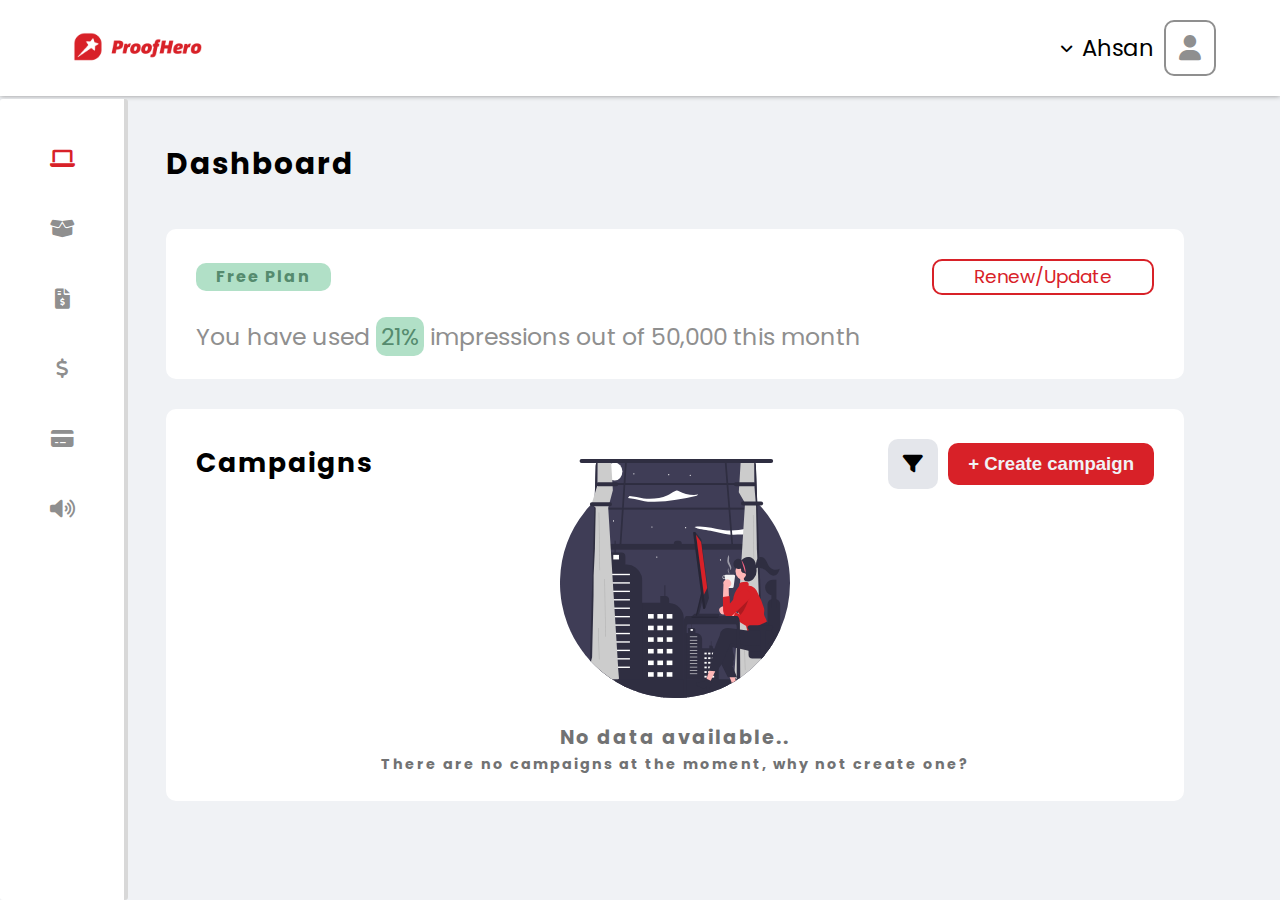
<file: index.html>
<!DOCTYPE html>
<html lang="en">
<head>
    <meta charset="UTF-8">
    <meta http-equiv="X-UA-Compatible" content="IE=edge">
    <meta name="viewport" content="width=device-width, initial-scale=1.0">
    <link rel="stylesheet" href="style/reset.css">
    <link rel="stylesheet" href="style/main.css">
    <link rel="preconnect" href="https://fonts.googleapis.com">
    <link rel="preconnect" href="https://fonts.gstatic.com" crossorigin>
    <link href="https://fonts.googleapis.com/css2?family=Poppins:wght@500&display=swap" rel="stylesheet">
    <link rel="stylesheet" href="https://cdnjs.cloudflare.com/ajax/libs/font-awesome/6.0.0/css/all.min.css" integrity="sha512-9usAa10IRO0HhonpyAIVpjrylPvoDwiPUiKdWk5t3PyolY1cOd4DSE0Ga+ri4AuTroPR5aQvXU9xC6qOPnzFeg==" crossorigin="anonymous" referrerpolicy="no-referrer" />
    <title>ProofHero</title>
</head>
<body>
    <!-- Header -->
    <header class="header">
        <div class="header-content container">
            <a href="index.html" class="logo">
                <img src="img/logo.png" alt="logo">
            </a>
            <div class="profile">
                <p class="arrow-icon">
                    <i class="fa-solid fa-angle-down"></i>
                </p>
                <p class="user-name">
                    Ahsan
                </p>
                <p class="profile-icons">
                    <i class="fa-solid fa-user"></i>
                </p>
                <div class="hidden-property">
                    <ul class="hidden-ul">
                        <li class="hidden-li">
                            <p class="hidden-icon">
                                <i class="fa-solid fa-user-gear"></i>
                                    Admin
                            </p>
                        </li>
                        <li class="hidden-li">
                            <p class="hidden-icon">
                                <i class="fa-solid fa-circle-question"></i>
                                    Help Center
                            </p>
                        </li>
                        <li class="hidden-li">
                            <p class="hidden-icon">
                                <i class="fa-solid fa-cloud-moon"></i>
                                 dark mode
                            </p>
                        </li>
                        <li class="hidden-li">
                            <a href="login.html" class="hidden-icon">
                                <i class="fa-solid fa-right-from-bracket"></i>
                                    Logout
                            </a>
                        </li>
                    </ul>
                </div>
            </div>
            <div class="hamburger">
                <div class="top-line"></div>
                <div class="middle-line"></div>
                <div class="bottom-line"></div>
            </div>
            <div class="hamburger-menu-content">
                <ul class="hidden-ul">
                    <li class="hidden-li">
                        <p class="hidden-icon">
                            <i class="fa-solid fa-user-gear"></i>
                                Admin
                        </p>
                    </li>
                    <li class="hidden-li">
                        <p class="hidden-icon">
                            <i class="fa-solid fa-circle-question"></i>
                                Help Center
                        </p>
                    </li>
                    <li class="hidden-li">
                        <p class="hidden-icon">
                            <i class="fa-solid fa-cloud-moon"></i>
                             dark mode
                        </p>
                    </li>
                    <li class="hidden-li">
                        <a href="login.html" class="hidden-icon">
                            <i class="fa-solid fa-right-from-bracket"></i>
                                Logout
                        </a>
                    </li>
                </ul>
            </div>
        </div>
    </header>
    <!-- Main content -->
    <div class="content">
        <!-- Side bar menu -->
        <div class="side-bar-menu">
                <ul class="side-bar-ul">
                    <li class="side-bar-li">
                        <a href="index.html" class="leptop-icon icon">
                            <i class="fa-solid fa-laptop active-link"></i>
                            <a href="index.html" class="icon-text active-link">dashboard</a>
                        </a>
                    </li>
                    <li class="side-bar-li">
                        <a href="plan.html" class="box-icon icon">
                            <i class="fa-solid fa-box-open"></i>
                            <a href="plan.html" class="icon-text">Plan</a>
                        </a>
                    </li>
                    <li class="side-bar-li">
                        <a href="account.html" class="screwdriver-icon icon">
                            <i class="fa-solid fa-file-invoice-dollar"></i>
                            <a href="account.html" class="icon-text">Account</a>
                        </a>
                    </li>
                    <li class="side-bar-li">
                        <a href="payment.html" class="dollar-icon icon">
                            <i class="fa-solid fa-dollar-sign"></i>
                            <a href="payment.html" class="icon-text">Payments</a>
                        </a>
                        
                    </li>
                    <li class="side-bar-li">
                        <a href="api.html" class="credit-icon icon">
                            <i class="fa-solid fa-credit-card"></i>
                            <a href="api.html" class="icon-text">API</a>
                        </a>
                        
                    </li>
                    <li class="side-bar-li">
                        <a href="afilliate.html" class="volume-icon icon">
                            <i class="fa-solid fa-volume-high"></i>
                            <a href="afilliate.html" class="icon-text">Affiliate</a>
                        </a>
                    </li>
                </ul>
        </div>
        <!-- Dashboard main content -->
        <div class="main-content  container">
            <div class="dashboard-section">
                <h1 class="dashboard-title">Dashboard</h1>
                <div class="renew-update-div">
                    <div class="current-plan">
                        <div class="title">
                            <h2 class="current-plan-title">Free Plan</h2>
                        </div>
                        <a href="upgradePlan.html" class="renew-update-button">Renew/Update</a>
                    </div>
                    <div class="impressions-stat">
                        <p class="stat-paragraph">
                            You have used
                            <span class="percent-div">21%</span>
                            impressions out of 50,000 this month
                        </p>
                    </div>
                </div>
                <div class="campaigns-div">
                    <div class="campaigns-header-div">
                        <h1 class="campaign-title">Campaigns</h1>
                        <div class="filter-plus-campaign-div">
                            <p class="filter-icon">
                                <i class="fa-solid fa-filter"></i>
                            </p>
                            <button class="create-campaign">+ Create campaign</button>
                        </div>
                    </div>
                    <div class="if-no-data">
                        <div class="illustraion-when-data-no">
                            <img src="img/No data ilustration.svg" alt="no-data-illustraion">
                        </div>
                        <h3 class="no-data-title">No data available..</h3>
                            <p class="no-data-explain-text">
                                There are no campaigns at the moment, why not create one?
                            </p>
                    </div>
                    <div class="new-div">
                        <div class="new-campaign-titles">
                            <h1 class="new-campaign-title">Campaign</h1>
                            <h1 class="new-campaign-title">Status</h1>
                            <h1 class="new-campaign-title">Launched on</h1>
                            <h1></h1>
                        </div>
                    </div>
                    <div class="pop-up">
                        <div class="popup-content">
                            <div class="pop-up-header">
                                <h1 class="pop-up-title">Create a new campaign</h1>
                                <p class="close-icon">
                                    X
                                </p>
                            </div>
                            <div class="pop-up-input-div">
                                <div class="name-input-div">
                                    <label class="name-domain-label">Name</label>
                                    <input type="email" class="name-domain-input" id="name-input">
                                </div>
                                <div class="domain-input-div">
                                    <label class="name-domain-label">Domain/Subdomain</label>
                                    <input type="password" class="name-domain-input" id="domain-input" placeholder="ex: domain.com or subdomain.com">
                                </div>
                                <p class="info">
                                    The domain name of the website where the campaign is going to run.
                                    Notifications will NOT work on other domains other than what you define here.
                                </p>
                                <div class="include-subdomain-div">
                                    <div class="select-button-background">
                                        <div class="select-button"></div>
                                    </div>
                                    <p>Include subdomains</p>
                                </div>
                                <p class="domain-info">
                                    All the subdomains will match on this campaign as well if checked.
                                </p>
                                <button class="create-button">Create</button>
                            </div>
                        </div>
                    </div>
                </div>
            </div>
        </div>
        </div>
        
    
    <script src="js/main.js"></script>
    <script src="js/hamburgeMenu.js"></script>
</body>
</html>
</file>
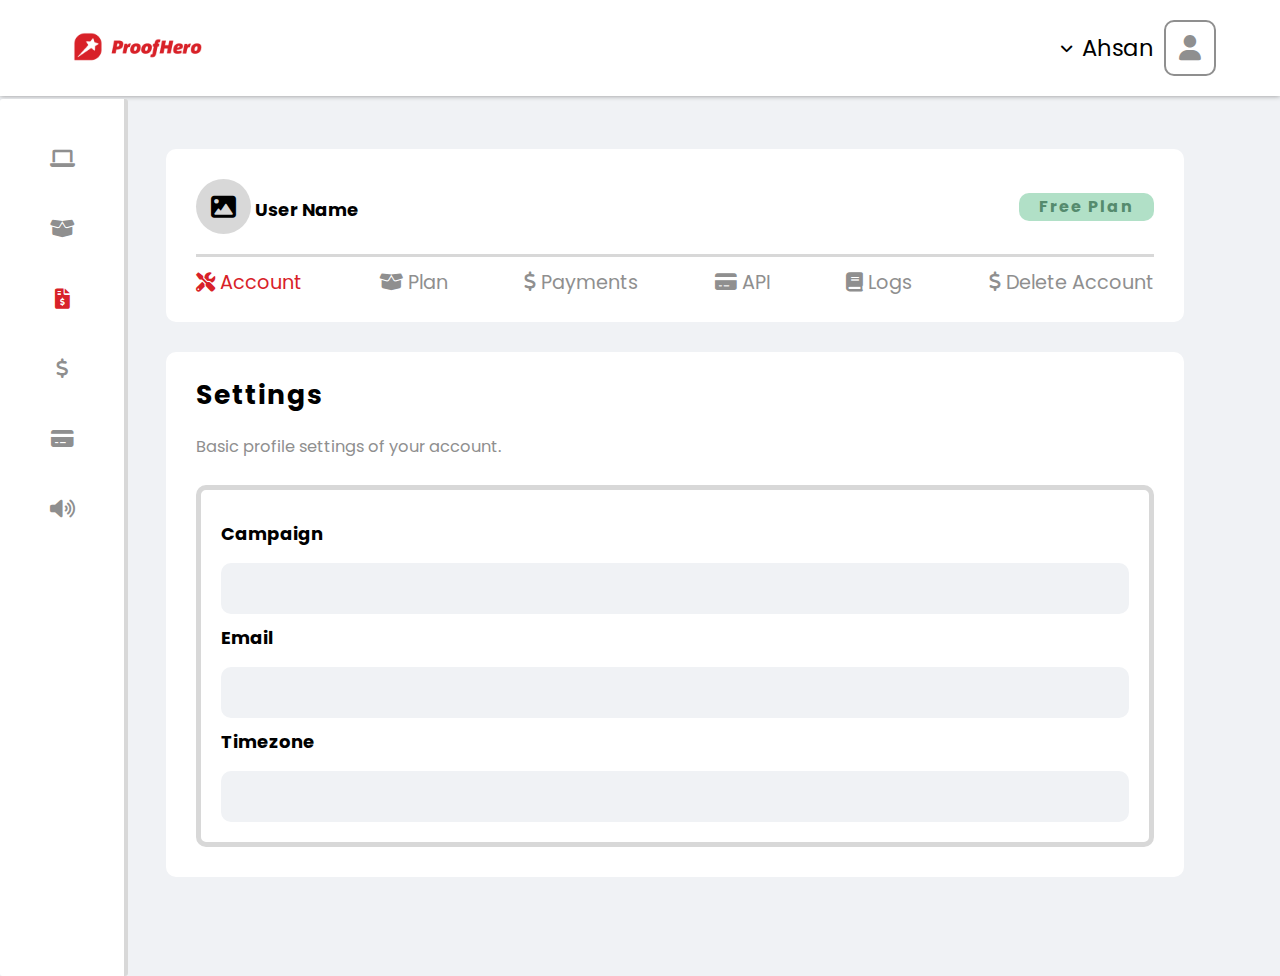
<file: account.html>
<!DOCTYPE html>
<html lang="en">
<head>
    <meta charset="UTF-8">
    <meta http-equiv="X-UA-Compatible" content="IE=edge">
    <meta name="viewport" content="width=device-width, initial-scale=1.0">
    <link rel="stylesheet" href="style/reset.css">
    <link rel="stylesheet" href="style/main.css">
    <link rel="preconnect" href="https://fonts.googleapis.com">
    <link rel="preconnect" href="https://fonts.gstatic.com" crossorigin>
    <link href="https://fonts.googleapis.com/css2?family=Poppins:wght@500&display=swap" rel="stylesheet">
    <link rel="stylesheet" href="https://cdnjs.cloudflare.com/ajax/libs/font-awesome/6.0.0/css/all.min.css" integrity="sha512-9usAa10IRO0HhonpyAIVpjrylPvoDwiPUiKdWk5t3PyolY1cOd4DSE0Ga+ri4AuTroPR5aQvXU9xC6qOPnzFeg==" crossorigin="anonymous" referrerpolicy="no-referrer" />
    <title>ProofHero</title>
</head>
<body>
    <!-- Header -->
    <header class="header">
        <div class="header-content container">
            <a href="index.html" class="logo">
                <img src="img/logo.png" alt="logo">
            </a>
            <div class="profile">
                <p class="arrow-icon">
                    <i class="fa-solid fa-angle-down"></i>
                </p>
                <p class="user-name">
                    Ahsan
                </p>
                <p class="profile-icons">
                    <i class="fa-solid fa-user"></i>
                </p>
                <div class="hidden-property">
                    <ul class="hidden-ul">
                        <li class="hidden-li">
                            <p class="hidden-icon">
                                <i class="fa-solid fa-user"></i>
                                    Admin
                            </p>
                        </li>
                        <li class="hidden-li">
                            <p class="hidden-icon">
                                <i class="fa-solid fa-question"></i>
                                    Help Center
                            </p>
                        </li>
                        <li class="hidden-li">
                            <p class="hidden-icon">
                                <i class="fa-solid fa-moon"></i>
                                 dark mode
                            </p>
                        </li>
                        <li class="hidden-li">
                            <a href="login.html" class="hidden-icon">
                                <i class="fa-solid fa-right-from-bracket"></i>
                                    Logout
                            </a>
                        </li>
                    </ul>
                </div>
            </div>
        </div>
    </header>
    <!-- Main content -->
    <div class="content">
        <!-- Side bar menu -->
        <div class="side-bar-menu">
                <ul class="side-bar-ul">
                    <li class="side-bar-li">
                        <a href="index.html" class="leptop-icon icon">
                            <i class="fa-solid fa-laptop"></i>
                            <a href="index.html" class="icon-text">dashboard</a>
                        </a>
                    </li>
                    <li class="side-bar-li">
                        <a href="plan.html" class="box-icon icon">
                            <i class="fa-solid fa-box-open"></i>
                            <a href="plan.html" class="icon-text">Plan</a>
                        </a>
                    </li>
                    <li class="side-bar-li">
                        <a href="account.html" class="screwdriver-icon active-link icon">
                            <i class="fa-solid fa-file-invoice-dollar active-link"></i>
                            <a href="account.html" class="icon-text active-link">Account</a>
                        </a>
                    </li>
                    <li class="side-bar-li">
                        <a href="payment.html" class="dollar-icon icon">
                            <i class="fa-solid fa-dollar-sign"></i>
                            <a href="payment.html" class="icon-text">Payments</a>
                        </a>
                        
                    </li>
                    <li class="side-bar-li">
                        <a href="api.html" class="credit-icon icon">
                            <i class="fa-solid fa-credit-card"></i>
                            <a href="api.html" class="icon-text">API</a>
                        </a>
                        
                    </li>
                    <li class="side-bar-li">
                        <a href="afilliate.html" class="volume-icon icon">
                            <i class="fa-solid fa-volume-high"></i>
                            <a href="afilliate.html" class="icon-text">Affiliate</a>
                        </a>
                    </li>
                </ul>
        </div>
        <!-- Dashboard main content -->
        <div class="main-content  container">
            <div class="dashboard-section">
                <div class="renew-update-div">
                    <div class="current-plan">
                        <div class="div">
                            <h2 class="campaign-icon">
                                <i class="fa-solid fa-image"></i>
                                <span class="new-campaign-title">User Name</span>
                            </h2>
                        </div>
                        <div class="title">
                            <h2 class="current-plan-title">Free Plan</h2>
                        </div>
                    </div>
                    <div class="line"></div>
                    <div class="options">
                        <ul class="options-ul">
                            <li class="options-li">
                                <p class="screwdriver-icon active-link">
                                    <i class="fa-solid fa-screwdriver-wrench active-link"></i>
                                    <a href="account.html" class="options-link active-link">Account</a>
                                </p>
                            </li>
                            <li class="options-li">
                                <p class="box-icon">
                                    <i class="fa-solid fa-box-open"></i>
                                    <a href="plan.html" class="options-link">Plan</a>
                                </p>
                            </li>
                            <li class="options-li">
                                <p class="dollar-icon">
                                    <i class="fa-solid fa-dollar-sign"></i>
                                    <a href="payment.html" class="options-link">Payments</a>
                                </p>
                            </li>
                            <li class="options-li">
                                <p class="credit-icon">
                                    <i class="fa-solid fa-credit-card"></i>
                                    <a href="api.html" class="options-link">API</a>
                                </p>
                            </li>
                            <li class="options-li">
                                <p class="dollar-icon">
                                    <i class="fa-solid fa-book"></i>
                                    <span class="options-link">Logs</span>
                                </p>
                            </li>
                            <li class="options-li">
                                <p class="dollar-icon">
                                    <i class="fa-solid fa-dollar-sign"></i>
                                    <span class="options-link">Delete Account</span>
                                </p>
                            </li>
                        </ul>
                    </div>
                </div>
                <div class="setting-div">
                    <div class="setting-header-div">
                        <h1 class="campaign-title">Settings</h1>
                        <span class="setting-span">Basic profile settings of your account.</span>
                    </div>
                    <div class="setting-inputs-div">
                        <label class="setting-label">Campaign</label>
                        <input type="text" class="setting-input">
                        <label class="setting-label">Email</label>
                        <input type="email" class="setting-input">
                        <label class="setting-label">Timezone</label>
                        <input type="number" class="setting-input">
                    </div>
                </div>
            </div>
        </div>
    </div>
        
    
    <script src="js/sideBarfunc.js"></script>
</body>
</html>
</file>
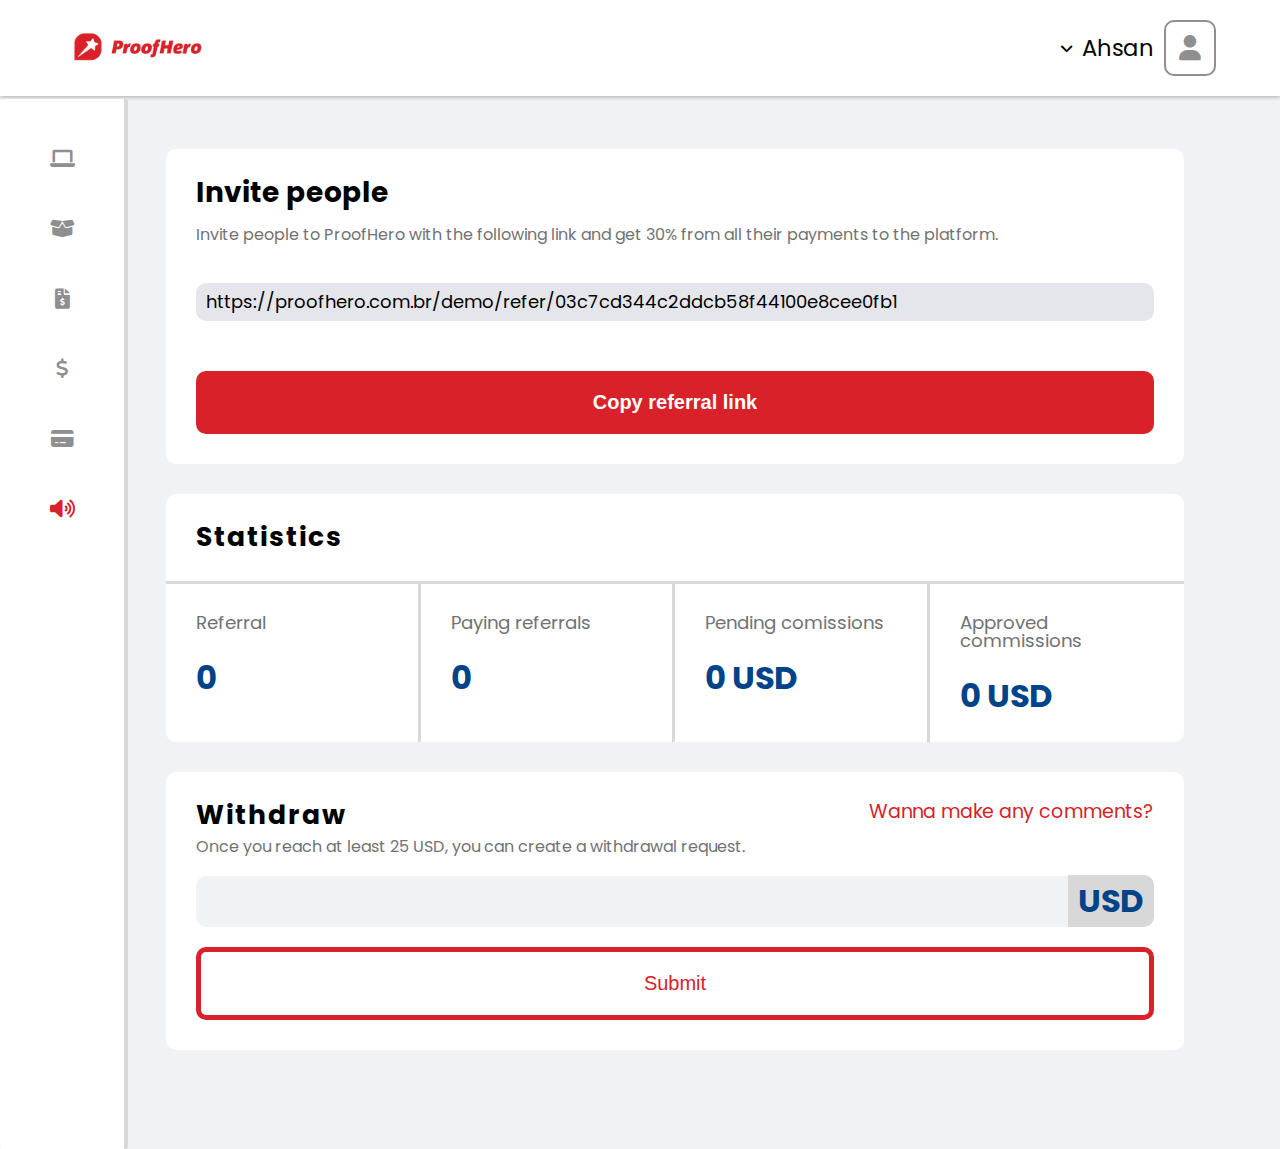
<file: afilliate.html>
<!DOCTYPE html>
<html lang="en">
<head>
    <meta charset="UTF-8">
    <meta http-equiv="X-UA-Compatible" content="IE=edge">
    <meta name="viewport" content="width=device-width, initial-scale=1.0">
    <link rel="stylesheet" href="style/reset.css">
    <link rel="stylesheet" href="style/main.css">
    <link rel="preconnect" href="https://fonts.googleapis.com">
    <link rel="preconnect" href="https://fonts.gstatic.com" crossorigin>
    <link href="https://fonts.googleapis.com/css2?family=Poppins:wght@500&display=swap" rel="stylesheet">
    <link rel="stylesheet" href="https://cdnjs.cloudflare.com/ajax/libs/font-awesome/6.0.0/css/all.min.css" integrity="sha512-9usAa10IRO0HhonpyAIVpjrylPvoDwiPUiKdWk5t3PyolY1cOd4DSE0Ga+ri4AuTroPR5aQvXU9xC6qOPnzFeg==" crossorigin="anonymous" referrerpolicy="no-referrer" />
    <title>ProofHero</title>
</head>
<body>
    <!-- Header -->
    <header class="header">
        <div class="header-content container">
            <a href="index.html" class="logo">
                <img src="img/logo.png" alt="logo">
            </a>
            <div class="profile">
                <p class="arrow-icon">
                    <i class="fa-solid fa-angle-down"></i>
                </p>
                <p class="user-name">
                    Ahsan
                </p>
                <p class="profile-icons">
                    <i class="fa-solid fa-user"></i>
                </p>
                <div class="hidden-property">
                    <ul class="hidden-ul">
                        <li class="hidden-li">
                            <p class="hidden-icon">
                                <i class="fa-solid fa-user"></i>
                                    Admin
                            </p>
                        </li>
                        <li class="hidden-li">
                            <p class="hidden-icon">
                                <i class="fa-solid fa-question"></i>
                                    Help Center
                            </p>
                        </li>
                        <li class="hidden-li">
                            <p class="hidden-icon">
                                <i class="fa-solid fa-moon"></i>
                                 dark mode
                            </p>
                        </li>
                        <li class="hidden-li">
                            <a href="login.html" class="hidden-icon">
                                <i class="fa-solid fa-right-from-bracket"></i>
                                    Logout
                            </a>
                        </li>
                    </ul>
                </div>
            </div>
        </div>
    </header>
    <!-- Main content -->
    <div class="content">
        <!-- Side bar menu -->
        <div class="side-bar-menu">
                <ul class="side-bar-ul">
                    <li class="side-bar-li">
                        <a href="index.html" class="leptop-icon icon">
                            <i class="fa-solid fa-laptop"></i>
                            <a href="index.html" class="icon-text">dashboard</a>
                        </a>
                    </li>
                    <li class="side-bar-li">
                        <a href="plan.html" class="box-icon icon">
                            <i class="fa-solid fa-box-open"></i>
                            <a href="plan.html" class="icon-text">Plan</a>
                        </a>
                    </li>
                    <li class="side-bar-li">
                        <a href="account.html" class="screwdriver-icon icon">
                            <i class="fa-solid fa-file-invoice-dollar"></i>
                            <a href="account.html" class="icon-text">Account</a>
                        </a>
                    </li>
                    <li class="side-bar-li">
                        <a href="payment.html" class="dollar-icon icon">
                            <i class="fa-solid fa-dollar-sign"></i>
                            <a href="payment.html" class="icon-text">Payments</a>
                        </a>
                        
                    </li>
                    <li class="side-bar-li">
                        <a href="api.html" class="credit-icon icon">
                            <i class="fa-solid fa-credit-card"></i>
                            <a href="api.html" class="icon-text">API</a>
                        </a>
                        
                    </li>
                    <li class="side-bar-li">
                        <a href="afilliate.html" class="volume-icon active-link icon">
                            <i class="fa-solid fa-volume-high active-link"></i>
                            <a href="afilliate.html" class="icon-text active-link">Affiliate</a>
                        </a>
                    </li>
                </ul>
        </div>
        <!-- Dashboard main content -->
        <div class="main-content  container">
            <div class="dashboard-section">
                <div class="renew-update-div">
                    <div class="afilliate-plan">
                        <div class="afilliate-title-div">
                            <h2 class="afilliate-title">
                               Invite people
                            </h2>
                            <span>Invite people to ProofHero with the following link and get 30% from all their payments to the platform.</span>
                        </div>
                        <div class="afilliate-link">
                            <a href="https://proofhero.com.br/demo/refer/03c7cd344c2ddcb58f44100e8cee0fb1">https://proofhero.com.br/demo/refer/03c7cd344c2ddcb58f44100e8cee0fb1</a>
                        </div>
                        <button class="copy-button">Copy referral link</button>
                    </div>
                </div>
                <div class="statistic-div">
                    <div class="statistic-header-div">
                        <h1 class="campaign-title">Statistics</h1>
                    </div>
                    <div class="line2"></div>
                    <div class="referall-settings">
                        <div class="referall-stats">
                            <h3 class="stat-title">Referral</h3>
                            <span class="stat-numbers">0</span>
                        </div>
                        <div class="referall-stats">
                            <h3 class="stat-title">Paying referrals</h3>
                            <span class="stat-numbers">0</span>
                        </div>
                        <div class="referall-stats">
                            <h3 class="stat-title">Pending comissions</h3>
                            <span class="stat-numbers">0 USD</span>
                        </div>
                        <div class="referall-stats">
                            <h3 class="stat-title">Approved commissions</h3>
                            <span class="stat-numbers">0 USD</span>
                        </div>
                    </div>
                </div>
                <div class="withdraw-section">
                    <div class="withdraw-title-div">
                        <div class="main-title">
                            <h1 class="campaign-title">Withdraw</h1>
                            <span>Once you reach at least 25 USD, you can create a withdrawal request.</span>
                        </div>
                        <p>Wanna make any comments?</p>
                    </div>
                    <div class="currency-input">
                        <input type="number">
                        <label>USD</label>
                    </div>
                    <button class="submit">Submit</button>
                </div>
            </div>
        </div>
    </div>
        
    
    <script src="js/sideBarfunc.js"></script>
</body>
</html>
</file>
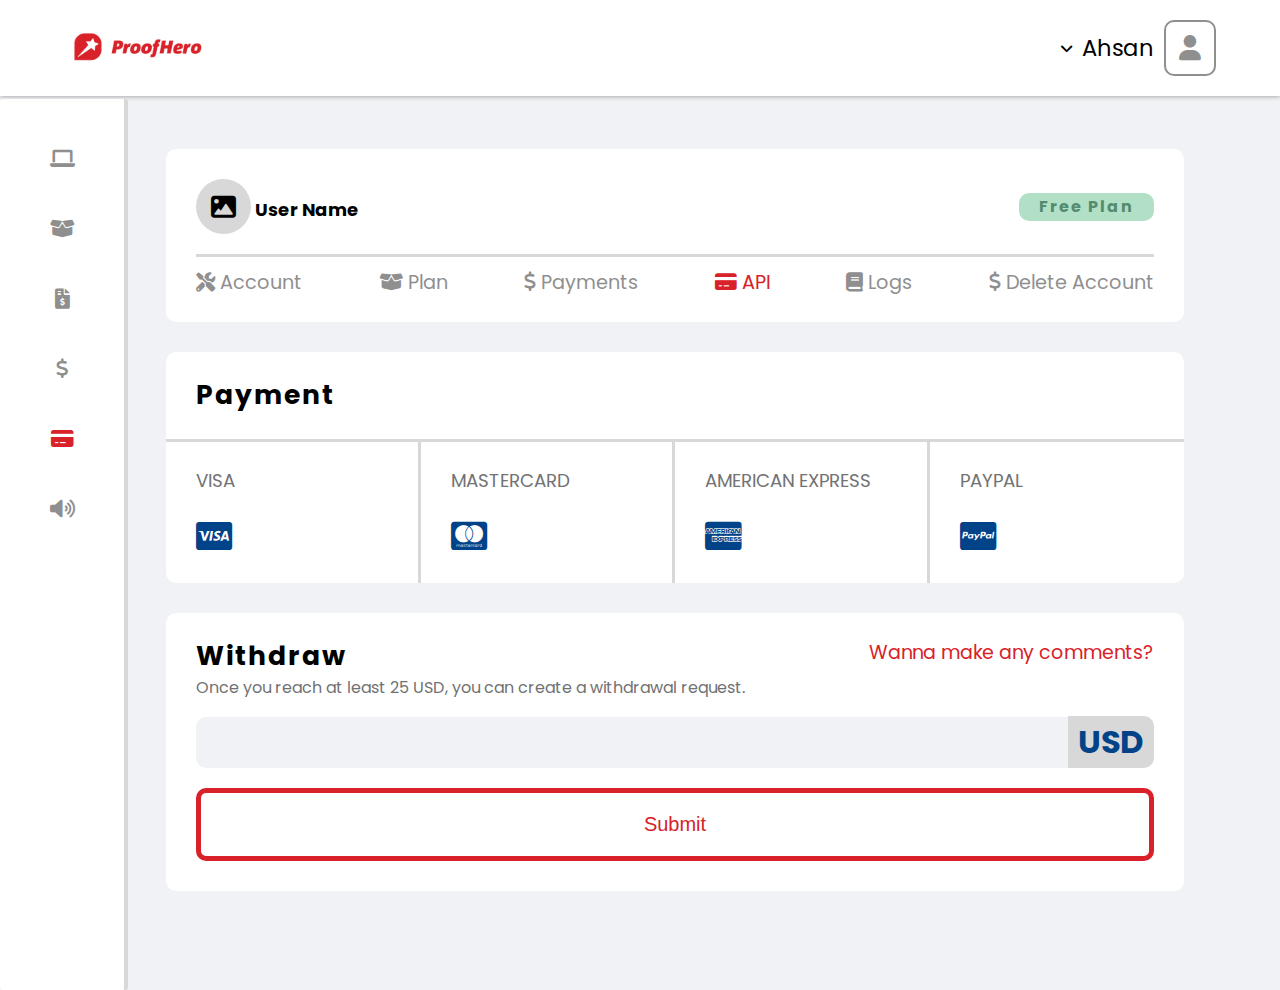
<file: api.html>
<!DOCTYPE html>
<html lang="en">
<head>
    <meta charset="UTF-8">
    <meta http-equiv="X-UA-Compatible" content="IE=edge">
    <meta name="viewport" content="width=device-width, initial-scale=1.0">
    <link rel="stylesheet" href="style/reset.css">
    <link rel="stylesheet" href="style/main.css">
    <link rel="preconnect" href="https://fonts.googleapis.com">
    <link rel="preconnect" href="https://fonts.gstatic.com" crossorigin>
    <link href="https://fonts.googleapis.com/css2?family=Poppins:wght@500&display=swap" rel="stylesheet">
    <link rel="stylesheet" href="https://cdnjs.cloudflare.com/ajax/libs/font-awesome/6.0.0/css/all.min.css" integrity="sha512-9usAa10IRO0HhonpyAIVpjrylPvoDwiPUiKdWk5t3PyolY1cOd4DSE0Ga+ri4AuTroPR5aQvXU9xC6qOPnzFeg==" crossorigin="anonymous" referrerpolicy="no-referrer" />
    <title>ProofHero</title>
</head>
<body>
    <!-- Header -->
    <header class="header">
        <div class="header-content container">
            <a href="index.html" class="logo">
                <img src="img/logo.png" alt="logo">
            </a>
            <div class="profile">
                <p class="arrow-icon">
                    <i class="fa-solid fa-angle-down"></i>
                </p>
                <p class="user-name">
                    Ahsan
                </p>
                <p class="profile-icons">
                    <i class="fa-solid fa-user"></i>
                </p>
                <div class="hidden-property">
                    <ul class="hidden-ul">
                        <li class="hidden-li">
                            <p class="hidden-icon">
                                <i class="fa-solid fa-user"></i>
                                    Admin
                            </p>
                        </li>
                        <li class="hidden-li">
                            <p class="hidden-icon">
                                <i class="fa-solid fa-question"></i>
                                    Help Center
                            </p>
                        </li>
                        <li class="hidden-li">
                            <p class="hidden-icon">
                                <i class="fa-solid fa-moon"></i>
                                 dark mode
                            </p>
                        </li>
                        <li class="hidden-li">
                            <a href="login.html" class="hidden-icon">
                                <i class="fa-solid fa-right-from-bracket"></i>
                                    Logout
                            </a>
                        </li>
                    </ul>
                </div>
            </div>
        </div>
    </header>
    <!-- Main content -->
    <div class="content">
        <!-- Side bar menu -->
        <div class="side-bar-menu">
                <ul class="side-bar-ul">
                    <li class="side-bar-li">
                        <a href="index.html" class="leptop-icon icon">
                            <i class="fa-solid fa-laptop"></i>
                            <a href="index.html" class="icon-text">dashboard</a>
                        </a>
                    </li>
                    <li class="side-bar-li">
                        <a href="plan.html"  class="box-icon icon">
                            <i class="fa-solid fa-box-open"></i>
                            <a href="plan.html" class="icon-text">Plan</a>
                        </a>
                    </li>
                    <li class="side-bar-li">
                        <a  href="account.html" class="screwdriver-icon icon">
                            <i class="fa-solid fa-file-invoice-dollar"></i>
                            <a href="account.html" class="icon-text">Account</a>
                        </a>
                    </li>
                    <li class="side-bar-li">
                        <a href="payment.html" class="dollar-icon icon">
                            <i class="fa-solid fa-dollar-sign"></i>
                            <a href="payment.html" class="icon-text">Payments</a>
                        </a>
                        
                    </li>
                    <li class="side-bar-li">
                        <a href="api.html" class="credit-icon active-link icon">
                            <i class="fa-solid fa-credit-card active-link"></i>
                            <a href="api.html" class="icon-text active-link">API</a>
                        </a>
                        
                    </li>
                    <li class="side-bar-li">
                        <a href="afilliate.html" class="volume-icon icon">
                            <i class="fa-solid fa-volume-high"></i>
                            <a href="afilliate.html" class="icon-text">Affiliate</a>
                        </a>
                    </li>
                </ul>
        </div>
        <!-- Dashboard main content -->
        <div class="main-content  container">
            <div class="dashboard-section">
                <div class="renew-update-div">
                    <div class="current-plan">
                        <div class="div">
                            <h2 class="campaign-icon">
                                <i class="fa-solid fa-image"></i>
                                <span class="new-campaign-title">User Name</span>
                            </h2>
                        </div>
                        <div class="title">
                            <h2 class="current-plan-title">Free Plan</h2>
                        </div>
                    </div>
                    <div class="line"></div>
                    <div class="options">
                        <ul class="options-ul">
                            <li class="options-li">
                                <p class="screwdriver-icon">
                                    <i class="fa-solid fa-screwdriver-wrench"></i>
                                    <a href="account.html" class="options-link">Account</a>
                                </p>
                            </li>
                            <li class="options-li">
                                <p class="box-icon">
                                    <i class="fa-solid fa-box-open"></i>
                                    <a href="plan.html" class="options-link">Plan</a>
                                </p>
                            </li>
                            <li class="options-li">
                                <p class="dollar-icon">
                                    <i class="fa-solid fa-dollar-sign"></i>
                                    <a href="payment.html" class="options-link">Payments</a>
                                </p>
                            </li>
                            <li class="options-li">
                                <p class="credit-icon active-link">
                                    <i class="fa-solid fa-credit-card active-link"></i>
                                    <a href="api.html" class="options-link active-link">API</a>
                                </p>
                            </li>
                            <li class="options-li">
                                <p class="dollar-icon">
                                    <i class="fa-solid fa-book"></i>
                                    <span class="options-link">Logs</span>
                                </p>
                            </li>
                            <li class="options-li">
                                <p class="dollar-icon">
                                    <i class="fa-solid fa-dollar-sign"></i>
                                    <span class="options-link">Delete Account</span>
                                </p>
                            </li>
                        </ul>
                    </div>
                </div>
                <div class="statistic-div">
                    <div class="statistic-header-div">
                        <h1 class="campaign-title">Payment</h1>
                    </div>
                    <div class="line2"></div>
                    <div class="referall-settings">
                        <div class="referall-stats">
                            <h3 class="stat-title">VISA</h3>
                            <span class="stat-numbers">
                                <i class="fa-brands fa-cc-visa"></i>
                            </span>
                        </div>
                        <div class="referall-stats">
                            <h3 class="stat-title">MASTERCARD</h3>
                            <span class="stat-numbers">
                                <i class="fa-brands fa-cc-mastercard"></i>
                            </span>
                        </div>
                        <div class="referall-stats">
                            <h3 class="stat-title">AMERICAN EXPRESS</h3>
                            <span class="stat-numbers">
                                <i class="fa-brands fa-cc-amex"></i>
                            </span>
                        </div>
                        <div class="referall-stats">
                            <h3 class="stat-title">PAYPAL</h3>
                            <span class="stat-numbers">
                                <i class="fa-brands fa-cc-paypal"></i>
                            </span>
                        </div>
                    </div>
                </div>
                <div class="withdraw-section">
                    <div class="withdraw-title-div">
                        <div class="main-title">
                            <h1 class="campaign-title">Withdraw</h1>
                            <span>Once you reach at least 25 USD, you can create a withdrawal request.</span>
                        </div>
                        <p>Wanna make any comments?</p>
                    </div>
                    <div class="currency-input">
                        <input type="number">
                        <label>USD</label>
                    </div>
                    <button class="submit">Submit</button>
                </div>
            </div>
        </div>
    </div>
        
    
    <script src="js/sideBarfunc.js"></script>
</body>
</html>
</file>
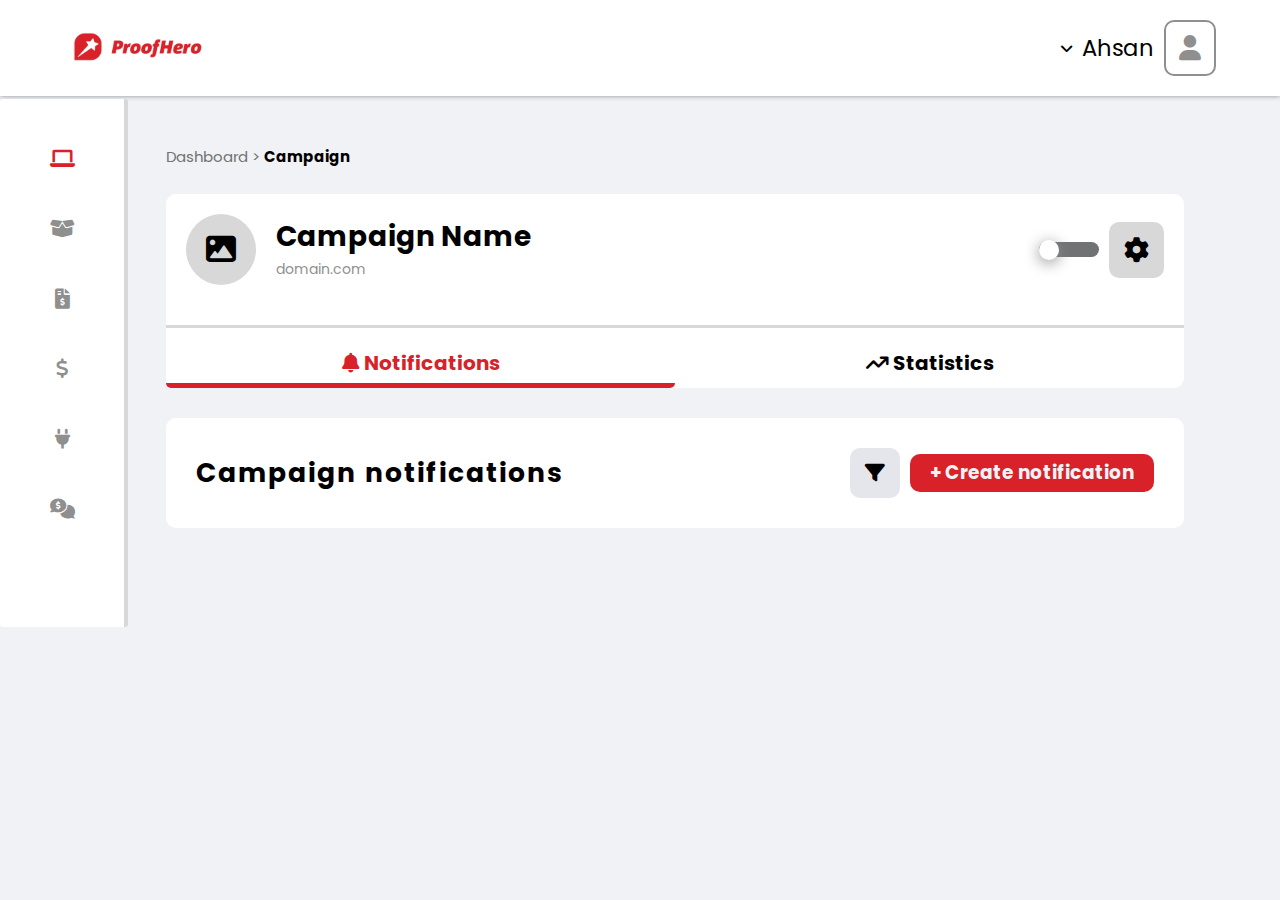
<file: campaign.html>
<!DOCTYPE html>
<html lang="en">
<head>
    <meta charset="UTF-8">
    <meta http-equiv="X-UA-Compatible" content="IE=edge">
    <meta name="viewport" content="width=device-width, initial-scale=1.0">
    <link rel="stylesheet" href="style/reset.css">
    <link rel="stylesheet" href="style/main.css">
    <link rel="preconnect" href="https://fonts.googleapis.com">
    <link rel="preconnect" href="https://fonts.gstatic.com" crossorigin>
    <link href="https://fonts.googleapis.com/css2?family=Poppins:wght@500&display=swap" rel="stylesheet">
    <link rel="stylesheet" href="https://cdnjs.cloudflare.com/ajax/libs/font-awesome/6.0.0/css/all.min.css" integrity="sha512-9usAa10IRO0HhonpyAIVpjrylPvoDwiPUiKdWk5t3PyolY1cOd4DSE0Ga+ri4AuTroPR5aQvXU9xC6qOPnzFeg==" crossorigin="anonymous" referrerpolicy="no-referrer" />
    <title>ProofHero</title>
</head>
<body>
    <!-- Header -->
    <header class="header">
        <div class="header-content container">
            <a href="index.html" class="logo">
                <img src="img/logo.png" alt="logo">
            </a>
            <div class="profile">
                <p class="arrow-icon">
                    <i class="fa-solid fa-angle-down"></i>
                </p>
                <p class="user-name">
                    Ahsan
                </p>
                <p class="profile-icons">
                    <i class="fa-solid fa-user"></i>
                </p>
                <div class="hidden-property">
                    <ul class="hidden-ul">
                        <li class="hidden-li">
                            <p class="hidden-icon">
                                <i class="fa-solid fa-user-gear"></i>
                                    Admin
                            </p>
                        </li>
                        <li class="hidden-li">
                            <p class="hidden-icon">
                                <i class="fa-solid fa-circle-question"></i>
                                    Help Center
                            </p>
                        </li>
                        <li class="hidden-li">
                            <p class="hidden-icon">
                                <i class="fa-solid fa-cloud-moon"></i>
                                 dark mode
                            </p>
                        </li>
                        <li class="hidden-li">
                            <a href="login.html" class="hidden-icon">
                                <i class="fa-solid fa-right-from-bracket"></i>
                                    Logout
                            </a>
                        </li>
                    </ul>
                </div>
            </div>
        </div>
    </header>
    <!-- Main content -->
    <div class="content">
        <!-- Side bar menu -->
        <div class="side-bar-menu">
                <ul class="side-bar-ul">
                    <li class="side-bar-li">
                        <a href="index.html" class="leptop-icon icon">
                            <i class="fa-solid fa-laptop active-link"></i>
                            <a href="index.html" class="icon-text active-link">dashboard</a>
                        </a>
                    </li>
                    <li class="side-bar-li">
                        <a  href="plan.html" class="box-icon icon">
                            <i class="fa-solid fa-box-open"></i>
                            <a href="plan.html" class="icon-text">Plan</a>
                        </a>
                    </li>
                    <li class="side-bar-li">
                        <a href="account.html" class="screwdriver-icon icon">
                            <i class="fa-solid fa-file-invoice-dollar"></i>
                            <a href="account.html" class="icon-text">Account</a>
                        </a>
                    </li>
                    <li class="side-bar-li">
                        <a href="payment.html" class="dollar-icon icon">
                            <i class="fa-solid fa-dollar-sign"></i>
                            <a href="payment.html" class="icon-text">Payments</a>
                        </a>
                        
                    </li>
                    <li class="side-bar-li">
                        <a href="api.html" class="credit-icon icon">
                            <i class="fa-solid fa-plug"></i>
                            <a href="api.html" class="icon-text">API</a>
                        </a>
                        
                    </li>
                    <li class="side-bar-li">
                        <a href="afilliate.html" class="volume-icon icon">
                            <i class="fa-solid fa-comments-dollar"></i>
                            <a href="afilliate.html" class="icon-text">Affiliate</a>
                        </a>
                    </li>
                </ul>
        </div>
        <!-- Dashboard main content -->
        <div class="main-content  container">
            <div class="dashboard-section">
                <h1 class="campaign-page-title">Dashboard > <span>Campaign</span></h1>
                <div class="statistic-div">
                    <div class="campaign-info">
                        <div class="campaign-info-title">
                            <p  class="image-icon">
                                <i class="fa-solid fa-image"></i>
                            </p>
                            <div class="campaign-flex-title">
                                <h1>Campaign Name</h1>
                                <span>domain.com</span>
                            </div>
                        </div>
                        <div class="select-and-more">
                            <div class="select-button-background">
                                <div class="select-button"></div>
                            </div>
                            <p class="setting-icon">
                                <i class="fa-solid fa-gear"></i>
                            </p>
                        </div>
                    </div>
                    <div class="line"></div>
                    <div class="notification-statistic">
                        <div class="notification-icon">
                            <p class="notification-stat-icon active-link">
                                <i class="fa-solid fa-bell"></i>
                                Notifications
                            </p>
                        </div>
                        <div class="statistic-icon">
                            <p class="notification-stat-icon">
                                <i class="fa-solid fa-arrow-trend-up"></i>
                                Statistics
                            </p>
                        </div>
                    </div>
                </div>
                <div class="campaigns-div">
                    <div class="campaigns-header-div">
                        <h1 class="campaign-title">Campaign notifications</h1>
                        <div class="filter-plus-campaign-div">
                            <p class="filter-icon">
                                <i class="fa-solid fa-filter"></i>
                            </p>
                            <a href="newNotification.html" class="create-campaign">+ Create notification</a>
                        </div>
                    </div>
                </div>
            </div>
        </div>
        </div>
        
    
    <script src="js/notification.js"></script>
</body>
</html>
</file>
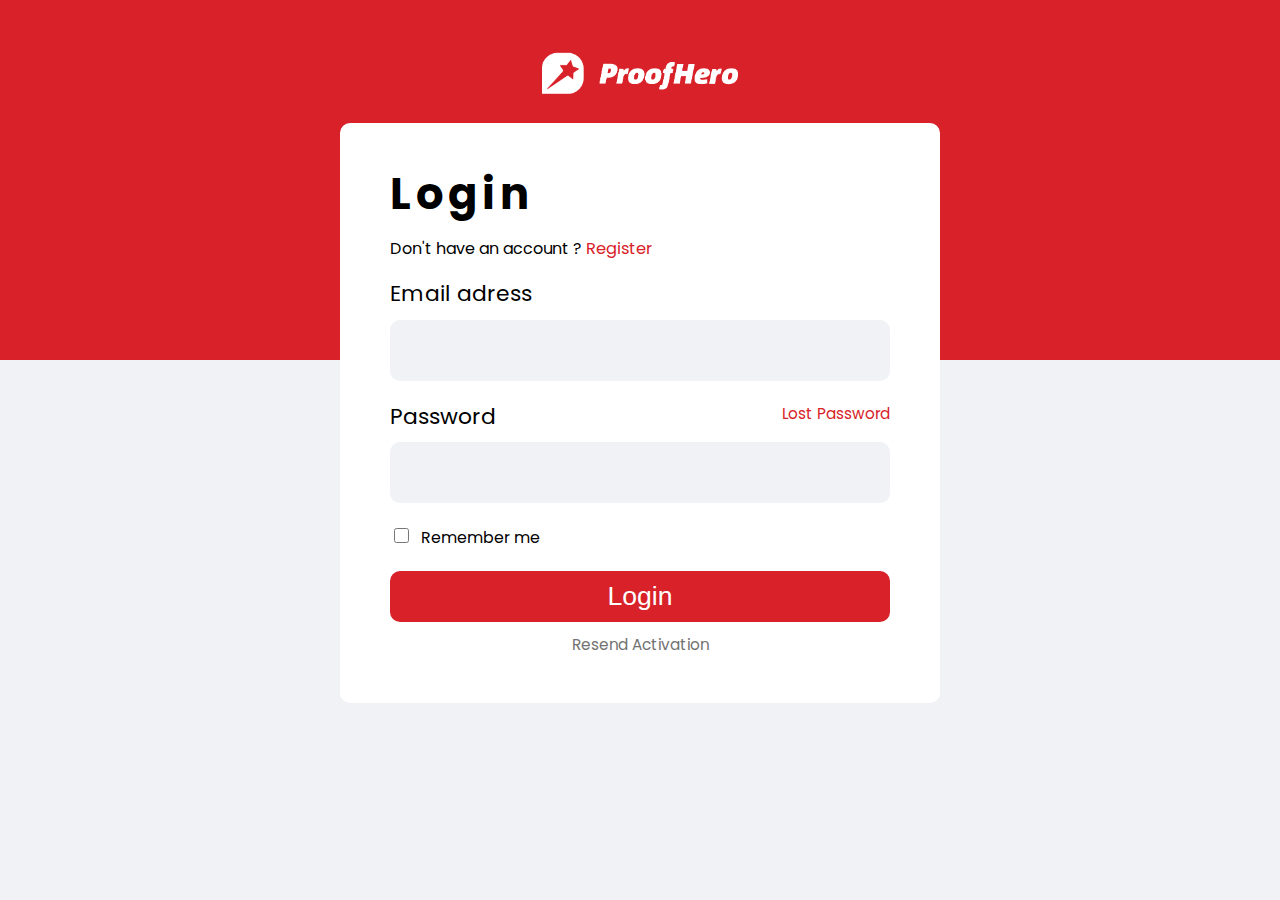
<file: login.html>
<!DOCTYPE html>
<html lang="en">
<head>
    <meta charset="UTF-8">
    <meta http-equiv="X-UA-Compatible" content="IE=edge">
    <meta name="viewport" content="width=device-width, initial-scale=1.0">
    <link rel="stylesheet" href="login-register-style/reset.css">
    <link rel="stylesheet" href="login-register-style/main.css">
    <link rel="preconnect" href="https://fonts.googleapis.com">
    <link rel="preconnect" href="https://fonts.gstatic.com" crossorigin>
    <link href="https://fonts.googleapis.com/css2?family=Poppins:wght@500&display=swap" rel="stylesheet">
    <title>ProofHero | Login</title>
</head>
<body>
    

    <div class="login-section">
        <div class="background-red-box"></div>
        <div class="login-box container">
            <div class="logo">
                <img src="img/Proofhero logo branco sem fundo.png" alt="">
            </div>
            <div class="login-main-content">
                <h1 class="login-title">Login</h1>
                <h3 class="register-suggestion">Don't have an account ? <a href="register.html" class="register-button">Register</a></h3>
                <div class="inputs-div">
                    <div class="email-input-div">
                        <label class="email-password-label">Email adress</label>
                        <input type="email" class="email-password-input">
                    </div>
                    <div class="password-input-div">
                        <label class="email-password-label">Password <a class="lost-password-button">Lost Password</a></label>
                        <input type="password" class="email-password-input">
                    </div>
                    <div class="checkbox-div">
                        <input type="checkbox" class="checkbox-input" id="checkbox">
                        <label for="checkbox" class="checkbox-label">Remember me</label>
                    </div>
                    <div class="login-button-div">
                        <button class="login-button">Login</button>
                    </div>
                    <span class="resend-activation-button">Resend Activation</span>
                </div>
            </div>
        </div>
    </div>
</body>
</html>
</file>
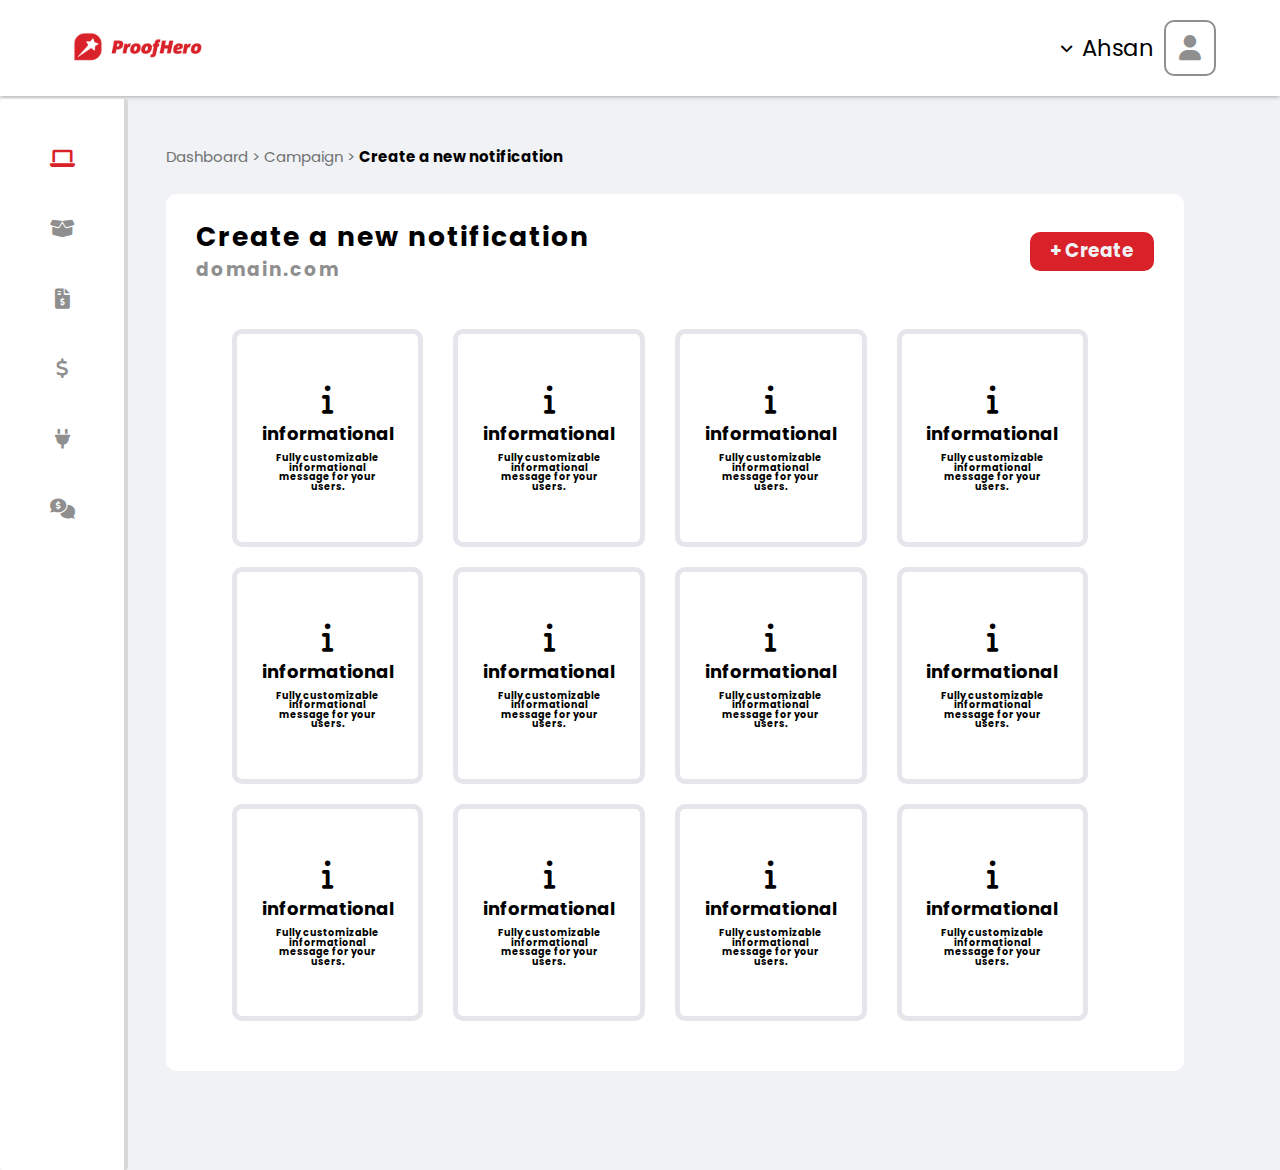
<file: newNotification.html>
<!DOCTYPE html>
<html lang="en">
<head>
    <meta charset="UTF-8">
    <meta http-equiv="X-UA-Compatible" content="IE=edge">
    <meta name="viewport" content="width=device-width, initial-scale=1.0">
    <link rel="stylesheet" href="style/reset.css">
    <link rel="stylesheet" href="style/main.css">
    <link rel="preconnect" href="https://fonts.googleapis.com">
    <link rel="preconnect" href="https://fonts.gstatic.com" crossorigin>
    <link href="https://fonts.googleapis.com/css2?family=Poppins:wght@500&display=swap" rel="stylesheet">
    <link rel="stylesheet" href="https://cdnjs.cloudflare.com/ajax/libs/font-awesome/6.0.0/css/all.min.css" integrity="sha512-9usAa10IRO0HhonpyAIVpjrylPvoDwiPUiKdWk5t3PyolY1cOd4DSE0Ga+ri4AuTroPR5aQvXU9xC6qOPnzFeg==" crossorigin="anonymous" referrerpolicy="no-referrer" />
    <title>ProofHero</title>
</head>
<body>
    <!-- Header -->
    <header class="header">
        <div class="header-content container">
            <a href="index.html" class="logo">
                <img src="img/logo.png" alt="logo">
            </a>
            <div class="profile">
                <p class="arrow-icon">
                    <i class="fa-solid fa-angle-down"></i>
                </p>
                <p class="user-name">
                    Ahsan
                </p>
                <p class="profile-icons">
                    <i class="fa-solid fa-user"></i>
                </p>
                <div class="hidden-property">
                    <ul class="hidden-ul">
                        <li class="hidden-li">
                            <p class="hidden-icon">
                                <i class="fa-solid fa-user-gear"></i>
                                    Admin
                            </p>
                        </li>
                        <li class="hidden-li">
                            <p class="hidden-icon">
                                <i class="fa-solid fa-circle-question"></i>
                                    Help Center
                            </p>
                        </li>
                        <li class="hidden-li">
                            <p class="hidden-icon">
                                <i class="fa-solid fa-cloud-moon"></i>
                                 dark mode
                            </p>
                        </li>
                        <li class="hidden-li">
                            <a href="login.html" class="hidden-icon">
                                <i class="fa-solid fa-right-from-bracket"></i>
                                    Logout
                            </a>
                        </li>
                    </ul>
                </div>
            </div>
        </div>
    </header>
    <!-- Main content -->
    <div class="content">
        <!-- Side bar menu -->
        <div class="side-bar-menu">
                <ul class="side-bar-ul">
                    <li class="side-bar-li">
                        <a href="index.html"  class="leptop-icon icon">
                            <i class="fa-solid fa-laptop active-link"></i>
                            <a href="index.html" class="icon-text active-link">dashboard</a>
                        </a>
                    </li>
                    <li class="side-bar-li">
                        <a href="plan.html" class="box-icon icon">
                            <i class="fa-solid fa-box-open"></i>
                            <a href="plan.html" class="icon-text">Plan</a>
                        </a>
                    </li>
                    <li class="side-bar-li">
                        <a href="account.html" class="screwdriver-icon icon">
                            <i class="fa-solid fa-file-invoice-dollar"></i>
                            <a href="account.html" class="icon-text">Account</a>
                        </a>
                    </li>
                    <li class="side-bar-li">
                        <a href="payment.html" class="dollar-icon icon">
                            <i class="fa-solid fa-dollar-sign"></i>
                            <a href="payment.html" class="icon-text">Payments</a>
                        </a>
                        
                    </li>
                    <li class="side-bar-li">
                        <a href="api.html" class="credit-icon icon">
                            <i class="fa-solid fa-plug"></i>
                            <a href="api.html" class="icon-text">API</a>
                        </a>
                        
                    </li>
                    <li class="side-bar-li">
                        <a href="afilliate.html" class="volume-icon icon">
                            <i class="fa-solid fa-comments-dollar"></i>
                            <a href="afilliate.html" class="icon-text">Affiliate</a>
                        </a>
                    </li>
                </ul>
        </div>
        <!-- Dashboard main content -->
        <div class="main-content  container">
            <div class="dashboard-section">
                <h1 class="campaign-page-title">Dashboard > Campaign > <span>Create a new notification</span></h1>
                <div class="campaigns-div">
                    <div class="campaigns-header-div">
                        <h1 class="campaign-title">Create a new notification
                            <p class="domain-title">domain.com</p>
                        </h1>
                        <div class="filter-plus-campaign-div">
                            <a href="" class="create-campaign">+ Create</a>
                        </div>
                    </div>
                    <div class="info-box-section">
                        <a href="notification.html" class="info-box">
                            <p class="info-icon">
                                <i class="fa-solid fa-info"></i>
                            </p>
                            <h1 class="info-title">
                                informational
                            </h1>
                            <span class="info-span">
                                Fully customizable informational message for your users.
                            </span>
                        </a>
                        <a href="notification.html" class="info-box">
                            <p class="info-icon">
                                <i class="fa-solid fa-info"></i>
                            </p>
                            <h1 class="info-title">
                                informational
                            </h1>
                            <span class="info-span">
                                Fully customizable informational message for your users.
                            </span>
                        </a>
                        <a href="notification.html" class="info-box">
                            <p class="info-icon">
                                <i class="fa-solid fa-info"></i>
                            </p>
                            <h1 class="info-title">
                                informational
                            </h1>
                            <span class="info-span">
                                Fully customizable informational message for your users.
                            </span>
                        </a>
                        <a href="notification.html" class="info-box">
                            <p class="info-icon">
                                <i class="fa-solid fa-info"></i>
                            </p>
                            <h1 class="info-title">
                                informational
                            </h1>
                            <span class="info-span">
                                Fully customizable informational message for your users.
                            </span>
                        </a>
                        <a href="notification.html" class="info-box">
                            <p class="info-icon">
                                <i class="fa-solid fa-info"></i>
                            </p>
                            <h1 class="info-title">
                                informational
                            </h1>
                            <span class="info-span">
                                Fully customizable informational message for your users.
                            </span>
                        </a>
                        <a href="notification.html" class="info-box">
                            <p class="info-icon">
                                <i class="fa-solid fa-info"></i>
                            </p>
                            <h1 class="info-title">
                                informational
                            </h1>
                            <span class="info-span">
                                Fully customizable informational message for your users.
                            </span>
                        </a>
                        <a href="notification.html" class="info-box">
                            <p class="info-icon">
                                <i class="fa-solid fa-info"></i>
                            </p>
                            <h1 class="info-title">
                                informational
                            </h1>
                            <span class="info-span">
                                Fully customizable informational message for your users.
                            </span>
                        </a>
                        <a href="notification.html" class="info-box">
                            <p class="info-icon">
                                <i class="fa-solid fa-info"></i>
                            </p>
                            <h1 class="info-title">
                                informational
                            </h1>
                            <span class="info-span">
                                Fully customizable informational message for your users.
                            </span>
                        </a>
                        <a href="notification.html" class="info-box">
                            <p class="info-icon">
                                <i class="fa-solid fa-info"></i>
                            </p>
                            <h1 class="info-title">
                                informational
                            </h1>
                            <span class="info-span">
                                Fully customizable informational message for your users.
                            </span>
                        </a>
                        <a href="notification.html" class="info-box">
                            <p class="info-icon">
                                <i class="fa-solid fa-info"></i>
                            </p>
                            <h1 class="info-title">
                                informational
                            </h1>
                            <span class="info-span">
                                Fully customizable informational message for your users.
                            </span>
                        </a>
                        <a href="notification.html" class="info-box">
                            <p class="info-icon">
                                <i class="fa-solid fa-info"></i>
                            </p>
                            <h1 class="info-title">
                                informational
                            </h1>
                            <span class="info-span">
                                Fully customizable informational message for your users.
                            </span>
                        </a>
                        <a href="notification.html" class="info-box">
                            <p class="info-icon">
                                <i class="fa-solid fa-info"></i>
                            </p>
                            <h1 class="info-title">
                                informational
                            </h1>
                            <span class="info-span">
                                Fully customizable informational message for your users.
                            </span>
                        </a>
                    </div>
                </div>
            </div>
        </div>
        </div>
        
    
    <script src="js/notification.js"></script>
</body>
</html>
</file>
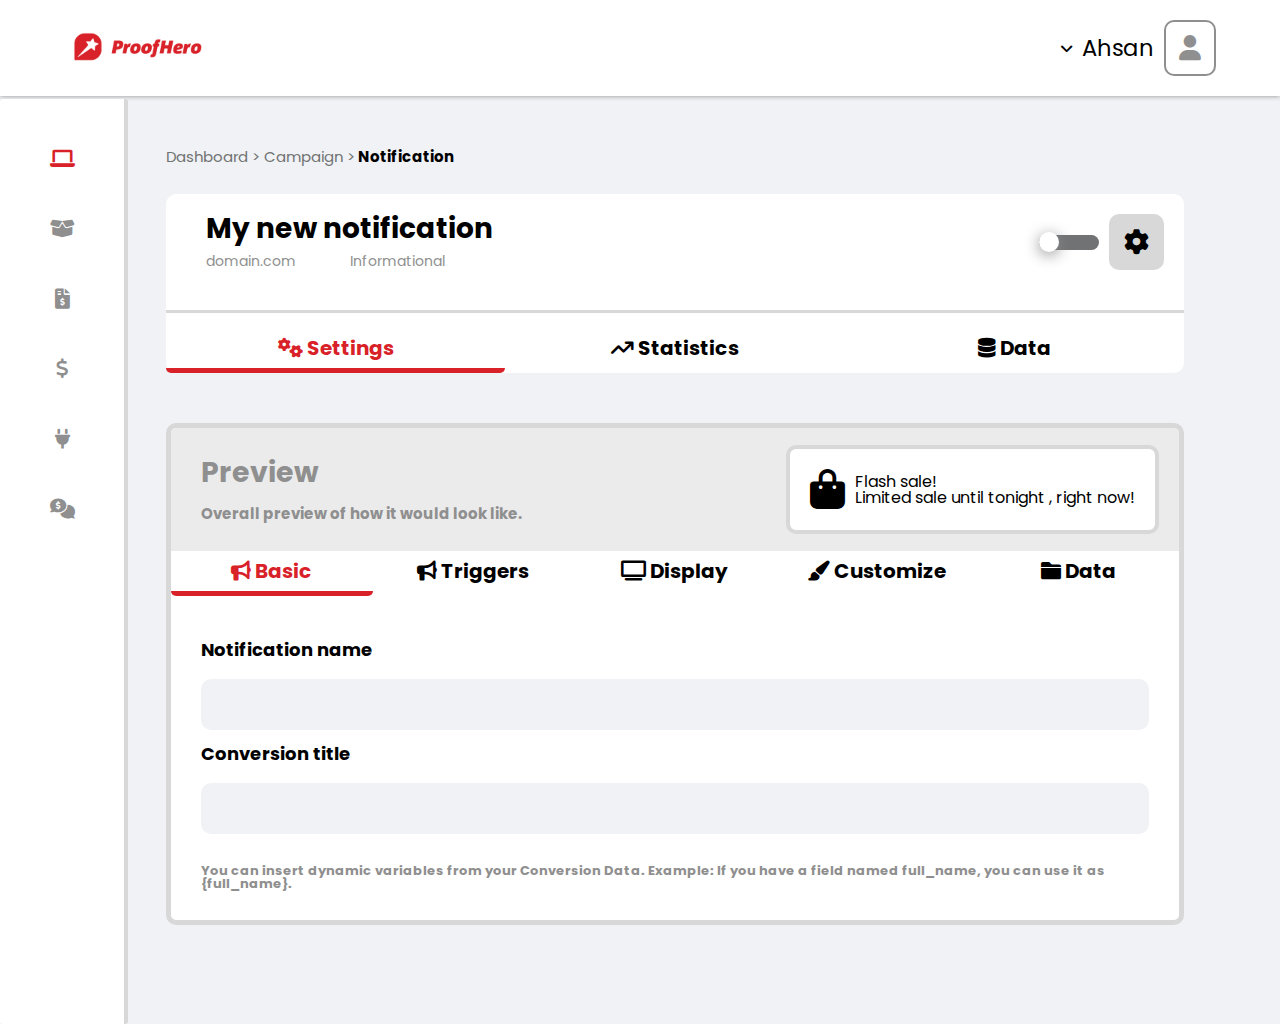
<file: notification.html>
<!DOCTYPE html>
<html lang="en">
<head>
    <meta charset="UTF-8">
    <meta http-equiv="X-UA-Compatible" content="IE=edge">
    <meta name="viewport" content="width=device-width, initial-scale=1.0">
    <link rel="stylesheet" href="style/reset.css">
    <link rel="stylesheet" href="style/main.css">
    <link rel="preconnect" href="https://fonts.googleapis.com">
    <link rel="preconnect" href="https://fonts.gstatic.com" crossorigin>
    <link href="https://fonts.googleapis.com/css2?family=Poppins:wght@500&display=swap" rel="stylesheet">
    <link rel="stylesheet" href="https://cdnjs.cloudflare.com/ajax/libs/font-awesome/6.0.0/css/all.min.css" integrity="sha512-9usAa10IRO0HhonpyAIVpjrylPvoDwiPUiKdWk5t3PyolY1cOd4DSE0Ga+ri4AuTroPR5aQvXU9xC6qOPnzFeg==" crossorigin="anonymous" referrerpolicy="no-referrer" />
    <title>ProofHero</title>
</head>
<body>
    <!-- Header -->
    <header class="header">
        <div class="header-content container">
            <a href="index.html" class="logo">
                <img src="img/logo.png" alt="logo">
            </a>
            <div class="profile">
                <p class="arrow-icon">
                    <i class="fa-solid fa-angle-down"></i>
                </p>
                <p class="user-name">
                    Ahsan
                </p>
                <p class="profile-icons">
                    <i class="fa-solid fa-user"></i>
                </p>
                <div class="hidden-property">
                    <ul class="hidden-ul">
                        <li class="hidden-li">
                            <p class="hidden-icon">
                                <i class="fa-solid fa-user-gear"></i>
                                    Admin
                            </p>
                        </li>
                        <li class="hidden-li">
                            <p class="hidden-icon">
                                <i class="fa-solid fa-circle-question"></i>
                                    Help Center
                            </p>
                        </li>
                        <li class="hidden-li">
                            <p class="hidden-icon">
                                <i class="fa-solid fa-cloud-moon"></i>
                                 dark mode
                            </p>
                        </li>
                        <li class="hidden-li">
                            <a href="login.html" class="hidden-icon">
                                <i class="fa-solid fa-right-from-bracket"></i>
                                    Logout
                            </a>
                        </li>
                    </ul>
                </div>
            </div>
        </div>
    </header>
    <!-- Main content -->
    <div class="content">
        <!-- Side bar menu -->
        <div class="side-bar-menu">
                <ul class="side-bar-ul">
                    <li class="side-bar-li">
                        <a href="index.html" class="leptop-icon icon">
                            <i class="fa-solid fa-laptop active-link"></i>
                            <a href="index.html" class="icon-text active-link">dashboard</a>
                        </a>
                    </li>
                    <li class="side-bar-li">
                        <a href="plan.html" class="box-icon icon">
                            <i class="fa-solid fa-box-open"></i>
                            <a href="plan.html" class="icon-text">Plan</a>
                        </a>
                    </li>
                    <li class="side-bar-li">
                        <a href="account.html" class="screwdriver-icon icon">
                            <i class="fa-solid fa-file-invoice-dollar"></i>
                            <a href="account.html" class="icon-text">Account</a>
                        </a>
                    </li>
                    <li class="side-bar-li">
                        <a href="payment.html" class="dollar-icon icon">
                            <i class="fa-solid fa-dollar-sign"></i>
                            <a href="payment.html" class="icon-text">Payments</a>
                        </a>
                        
                    </li>
                    <li class="side-bar-li">
                        <a href="api.html" class="credit-icon icon">
                            <i class="fa-solid fa-plug"></i>
                            <a href="api.html" class="icon-text">API</a>
                        </a>
                        
                    </li>
                    <li class="side-bar-li">
                        <a href="afilliate.html" class="volume-icon icon">
                            <i class="fa-solid fa-comments-dollar"></i>
                            <a href="afilliate.html" class="icon-text">Affiliate</a>
                        </a>
                    </li>
                </ul>
        </div>
        <!-- Dashboard main content -->
        <div class="main-content  container">
            <div class="dashboard-section">
                <h1 class="campaign-page-title">Dashboard > Campaign ><span> Notification</span></h1>
                <div class="statistic-div">
                    <div class="campaign-info">
                        <div class="campaign-info-title">
                            <div class="campaign-flex-title">
                                <h1>My new notification</h1>
                                <span>domain.com</span>
                                <span class="international">Informational</span>
                            </div>
                        </div>
                        <div class="select-and-more">
                            <div class="select-button-background">
                                <div class="select-button"></div>
                            </div>
                            <p class="setting-icon">
                                <i class="fa-solid fa-gear"></i>
                            </p>
                        </div>
                    </div>
                    <div class="line"></div>
                    <div class="notification-statistic">
                        <div class="notification-icon">
                            <p class="notification-stat-icon active-link">
                                <i class="fa-solid fa-gears"></i>
                                Settings
                            </p>
                        </div>
                        <div class="statistic-icon">
                            <p class="notification-stat-icon">
                                <i class="fa-solid fa-arrow-trend-up"></i>
                                Statistics
                            </p>
                        </div>
                        <div class="statistic-icon">
                            <p class="notification-stat-icon">
                                <i class="fa-solid fa-database"></i>
                                Data
                            </p>
                        </div>
                    </div>
                </div>
                <div class="preview-div">
                    <div class="preview-header-div">
                        <h1 class="sale-title">Preview
                            <span class="sale-title-span">Overall preview of how it would look like.</span>
                        </h1>
                        <div class="sale-div">
                            <p class="sale-bag-icon">
                                <i class="fa-solid fa-bag-shopping"></i>
                            </p>
                            <div class="sale-text">
                                <h3 class="">
                                    Flash sale!
                                </h3>
                                <span class="sale-span">
                                    Limited sale until tonight , right now!
                                </span>
                            </div>
                        </div>
                    </div>
                    <div class="notification-statistic">
                        <div class="notification-icon">
                            <p class="notification-stat-icon active-link">
                                <i class="fa-solid fa-bullhorn"></i>
                                Basic
                            </p>
                        </div>
                        <div class="statistic-icon">
                            <p class="notification-stat-icon">
                                <i class="fa-solid fa-bullhorn"></i>
                                Triggers
                            </p>
                        </div>
                        <div class="statistic-icon">
                            <p class="notification-stat-icon">
                                <i class="fa-solid fa-tv"></i>
                                Display
                            </p>
                        </div>
                        <div class="statistic-icon">
                            <p class="notification-stat-icon">
                                <i class="fa-solid fa-paintbrush"></i>
                                Customize
                            </p>
                        </div>
                        <div class="statistic-icon">
                            <p class="notification-stat-icon">
                                <i class="fa-solid fa-folder"></i>
                                Data
                            </p>
                        </div>
                    </div>
                    <div class="preview-inputs-div">
                        <label class="setting-label">Notification name</label>
                        <input type="text" class="setting-input">
                        <label class="setting-label">Conversion title</label>
                        <input type="text" class="setting-input">
                        <h1 class="input-text">
                            You can insert dynamic variables from your Conversion Data. Example: If you have a field named full_name, you can use it as {full_name}.
                        </h1>
                    </div>
                </div>
            </div>
        </div>
        </div>
        
    
    <script src="js/notification.js"></script>
</body>
</html>
</file>
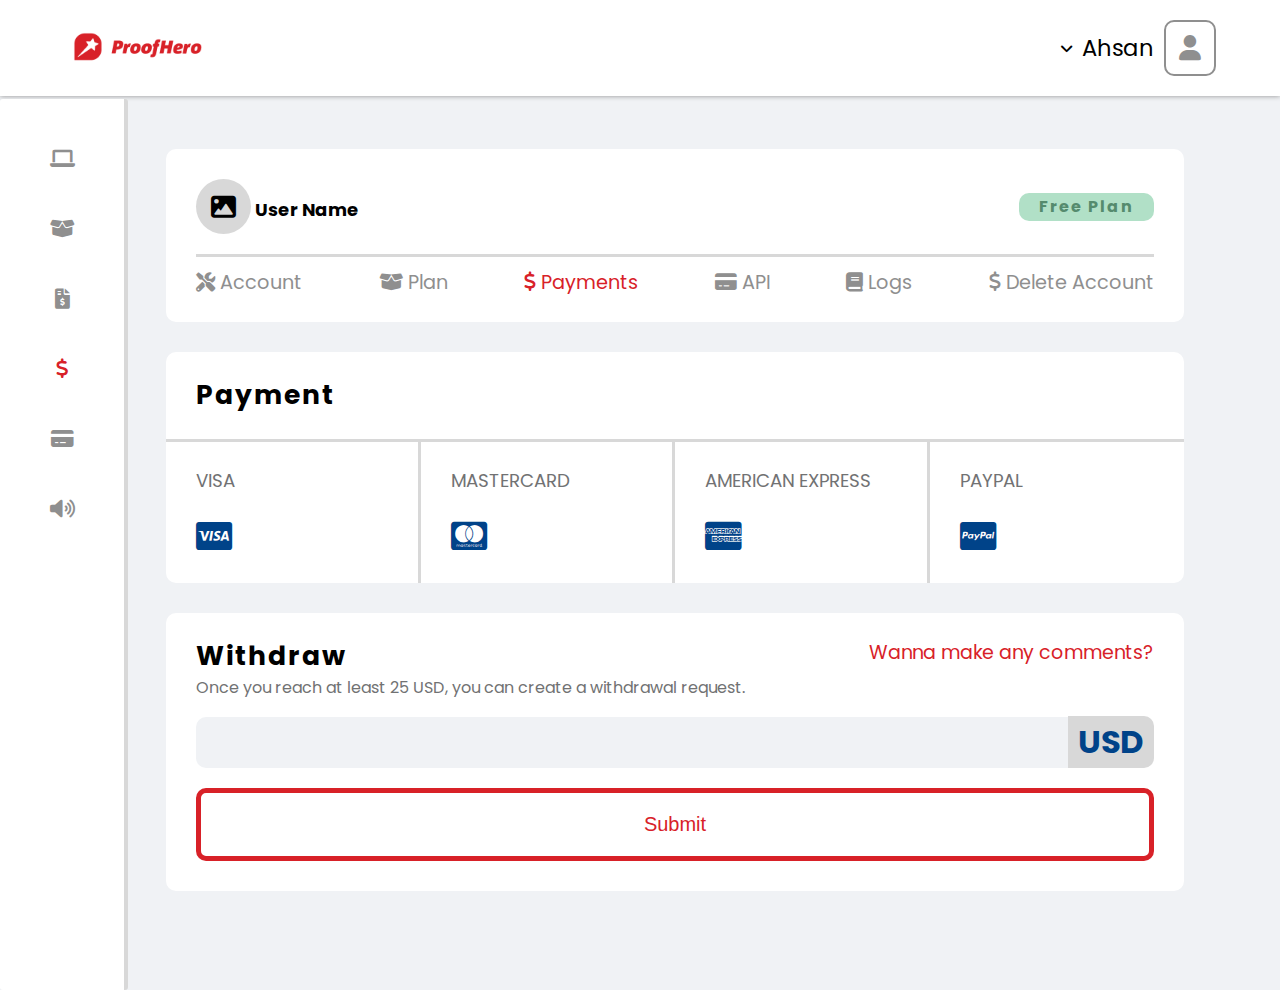
<file: payment.html>
<!DOCTYPE html>
<html lang="en">
<head>
    <meta charset="UTF-8">
    <meta http-equiv="X-UA-Compatible" content="IE=edge">
    <meta name="viewport" content="width=device-width, initial-scale=1.0">
    <link rel="stylesheet" href="style/reset.css">
    <link rel="stylesheet" href="style/main.css">
    <link rel="preconnect" href="https://fonts.googleapis.com">
    <link rel="preconnect" href="https://fonts.gstatic.com" crossorigin>
    <link href="https://fonts.googleapis.com/css2?family=Poppins:wght@500&display=swap" rel="stylesheet">
    <link rel="stylesheet" href="https://cdnjs.cloudflare.com/ajax/libs/font-awesome/6.0.0/css/all.min.css" integrity="sha512-9usAa10IRO0HhonpyAIVpjrylPvoDwiPUiKdWk5t3PyolY1cOd4DSE0Ga+ri4AuTroPR5aQvXU9xC6qOPnzFeg==" crossorigin="anonymous" referrerpolicy="no-referrer" />
    <title>ProofHero</title>
</head>
<body>
    <!-- Header -->
    <header class="header">
        <div class="header-content container">
            <a href="index.html" class="logo">
                <img src="img/logo.png" alt="logo">
            </a>
            <div class="profile">
                <p class="arrow-icon">
                    <i class="fa-solid fa-angle-down"></i>
                </p>
                <p class="user-name">
                    Ahsan
                </p>
                <p class="profile-icons">
                    <i class="fa-solid fa-user"></i>
                </p>
                <div class="hidden-property">
                    <ul class="hidden-ul">
                        <li class="hidden-li">
                            <p class="hidden-icon">
                                <i class="fa-solid fa-user"></i>
                                    Admin
                            </p>
                        </li>
                        <li class="hidden-li">
                            <p class="hidden-icon">
                                <i class="fa-solid fa-question"></i>
                                    Help Center
                            </p>
                        </li>
                        <li class="hidden-li">
                            <p class="hidden-icon">
                                <i class="fa-solid fa-moon"></i>
                                 dark mode
                            </p>
                        </li>
                        <li class="hidden-li">
                            <a href="login.html" class="hidden-icon">
                                <i class="fa-solid fa-right-from-bracket"></i>
                                    Logout
                            </a>
                        </li>
                    </ul>
                </div>
            </div>
        </div>
    </header>
    <!-- Main content -->
    <div class="content">
        <!-- Side bar menu -->
        <div class="side-bar-menu">
                <ul class="side-bar-ul">
                    <li class="side-bar-li">
                        <a href="index.html" class="leptop-icon icon">
                            <i class="fa-solid fa-laptop"></i>
                            <a href="index.html" class="icon-text">dashboard</a>
                        </a>
                    </li>
                    <li class="side-bar-li">
                        <a href="plan.html" class="box-icon icon">
                            <i class="fa-solid fa-box-open"></i>
                            <a href="plan.html" class="icon-text">Plan</a>
                        </a>
                    </li>
                    <li class="side-bar-li">
                        <a href="account.html" class="screwdriver-icon icon">
                            <i class="fa-solid fa-file-invoice-dollar"></i>
                            <a href="account.html" class="icon-text">Account</a>
                        </a>
                    </li>
                    <li class="side-bar-li">
                        <a href="payment.html"  class="dollar-icon active-link icon">
                            <i class="fa-solid fa-dollar-sign active-link"></i>
                            <a href="payment.html" class="icon-text active-link">Payments</a>
                        </a>
                        
                    </li>
                    <li class="side-bar-li">
                        <a href="api.html" class="credit-icon icon">
                            <i class="fa-solid fa-credit-card"></i>
                            <a href="api.html" class="icon-text">API</a>
                        </a>
                        
                    </li>
                    <li class="side-bar-li">
                        <a href="afilliate.html" class="volume-icon icon">
                            <i class="fa-solid fa-volume-high"></i>
                            <a href="afilliate.html" class="icon-text">Affiliate</a>
                        </a>
                    </li>
                </ul>
        </div>
        <!-- Dashboard main content -->
        <div class="main-content  container">
            <div class="dashboard-section">
                <div class="renew-update-div">
                    <div class="current-plan">
                        <div class="div">
                            <h2 class="campaign-icon">
                                <i class="fa-solid fa-image"></i>
                                <span class="new-campaign-title">User Name</span>
                            </h2>
                        </div>
                        <div class="title">
                            <h2 class="current-plan-title">Free Plan</h2>
                        </div>
                    </div>
                    <div class="line"></div>
                    <div class="options">
                        <ul class="options-ul">
                            <li class="options-li">
                                <p class="screwdriver-icon">
                                    <i class="fa-solid fa-screwdriver-wrench"></i>
                                    <a href="account.html" class="options-link">Account</a>
                                </p>
                            </li>
                            <li class="options-li">
                                <p class="box-icon">
                                    <i class="fa-solid fa-box-open"></i>
                                    <a href="plan.html" class="options-link">Plan</a>
                                </p>
                            </li>
                            <li class="options-li">
                                <p class="dollar-icon active-link">
                                    <i class="fa-solid fa-dollar-sign active-link"></i>
                                    <a href="payment.html" class="options-link active-link">Payments</a>
                                </p>
                            </li>
                            <li class="options-li">
                                <p class="credit-icon">
                                    <i class="fa-solid fa-credit-card"></i>
                                    <a href="api.html" class="options-link">API</a>
                                </p>
                            </li>
                            <li class="options-li">
                                <p class="dollar-icon">
                                    <i class="fa-solid fa-book"></i>
                                    <span class="options-link">Logs</span>
                                </p>
                            </li>
                            <li class="options-li">
                                <p class="dollar-icon">
                                    <i class="fa-solid fa-dollar-sign"></i>
                                    <span class="options-link">Delete Account</span>
                                </p>
                            </li>
                        </ul>
                    </div>
                </div>
                <div class="statistic-div">
                    <div class="statistic-header-div">
                        <h1 class="campaign-title">Payment</h1>
                    </div>
                    <div class="line2"></div>
                    <div class="referall-settings">
                        <div class="referall-stats">
                            <h3 class="stat-title">VISA</h3>
                            <span class="stat-numbers">
                                <i class="fa-brands fa-cc-visa"></i>
                            </span>
                        </div>
                        <div class="referall-stats">
                            <h3 class="stat-title">MASTERCARD</h3>
                            <span class="stat-numbers">
                                <i class="fa-brands fa-cc-mastercard"></i>
                            </span>
                        </div>
                        <div class="referall-stats">
                            <h3 class="stat-title">AMERICAN EXPRESS</h3>
                            <span class="stat-numbers">
                                <i class="fa-brands fa-cc-amex"></i>
                            </span>
                        </div>
                        <div class="referall-stats">
                            <h3 class="stat-title">PAYPAL</h3>
                            <span class="stat-numbers">
                                <i class="fa-brands fa-cc-paypal"></i>
                            </span>
                        </div>
                    </div>
                </div>
                <div class="withdraw-section">
                    <div class="withdraw-title-div">
                        <div class="main-title">
                            <h1 class="campaign-title">Withdraw</h1>
                            <span>Once you reach at least 25 USD, you can create a withdrawal request.</span>
                        </div>
                        <p>Wanna make any comments?</p>
                    </div>
                    <div class="currency-input">
                        <input type="number">
                        <label>USD</label>
                    </div>
                    <button class="submit">Submit</button>
                </div>
            </div>
        </div>
    </div>
        
    
    <script src="js/sideBarfunc.js"></script>
</body>
</html>
</file>
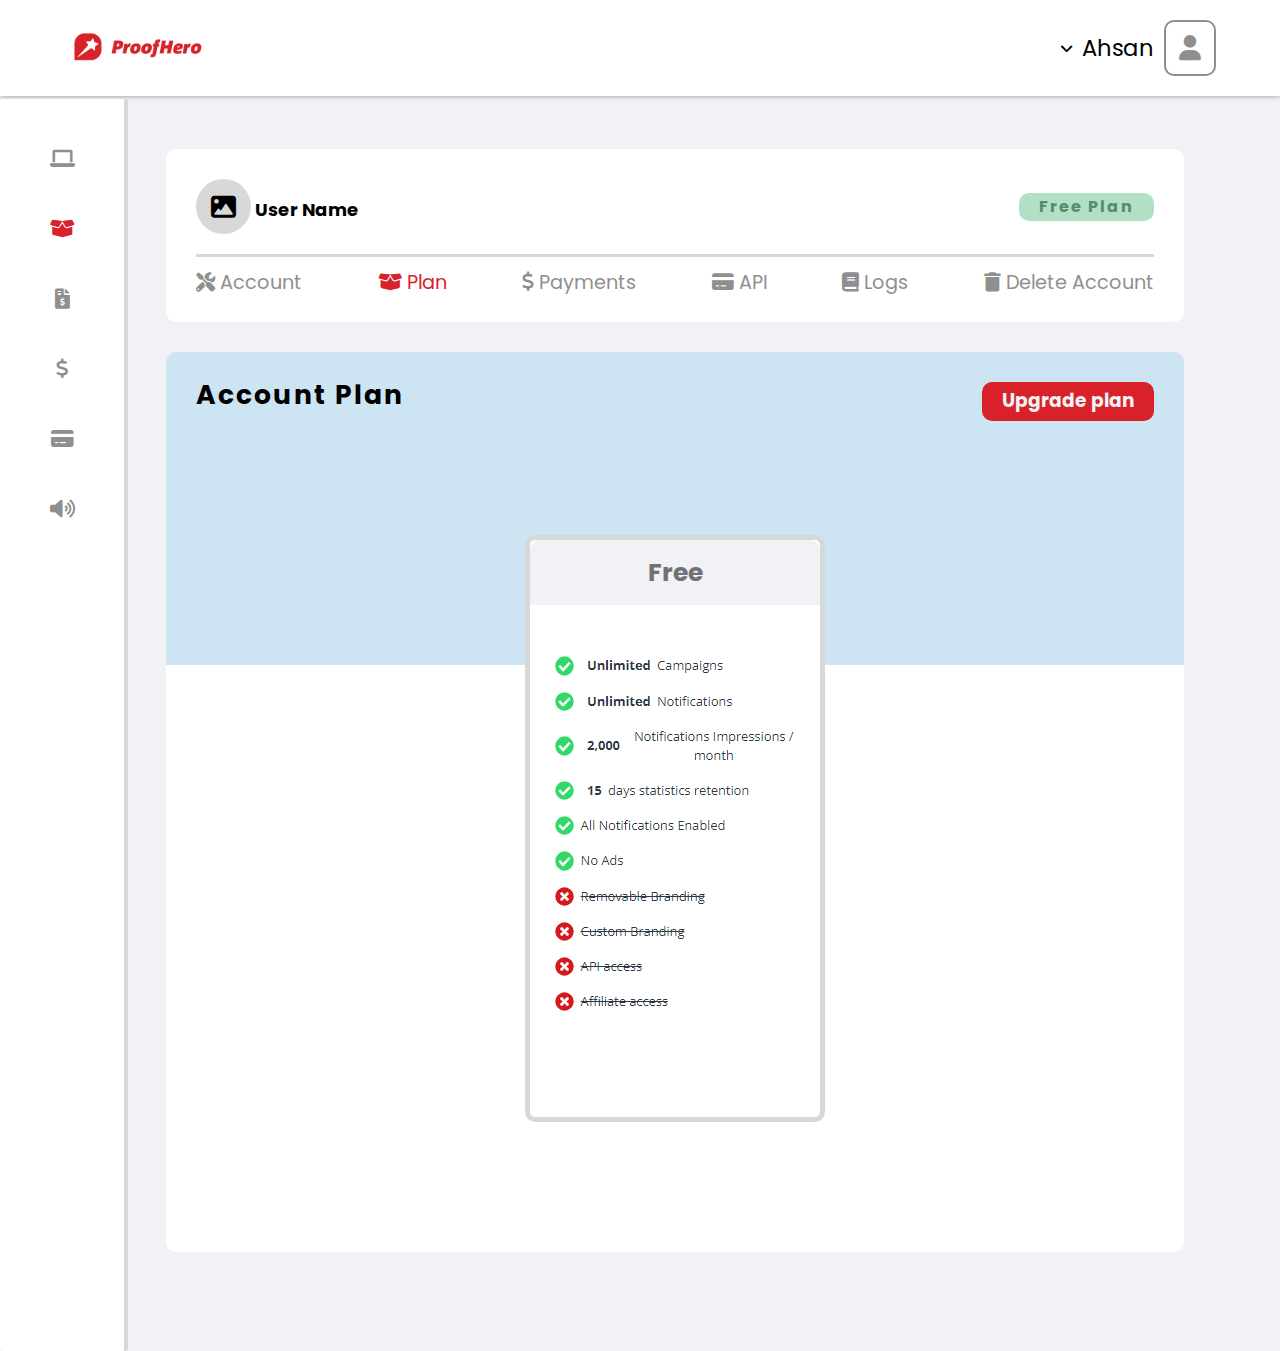
<file: plan.html>
<!DOCTYPE html>
<html lang="en">
<head>
    <meta charset="UTF-8">
    <meta http-equiv="X-UA-Compatible" content="IE=edge">
    <meta name="viewport" content="width=device-width, initial-scale=1.0">
    <link rel="stylesheet" href="style/reset.css">
    <link rel="stylesheet" href="style/main.css">
    <link rel="preconnect" href="https://fonts.googleapis.com">
    <link rel="preconnect" href="https://fonts.gstatic.com" crossorigin>
    <link href="https://fonts.googleapis.com/css2?family=Poppins:wght@500&display=swap" rel="stylesheet">
    <link rel="stylesheet" href="https://cdnjs.cloudflare.com/ajax/libs/font-awesome/6.0.0/css/all.min.css" integrity="sha512-9usAa10IRO0HhonpyAIVpjrylPvoDwiPUiKdWk5t3PyolY1cOd4DSE0Ga+ri4AuTroPR5aQvXU9xC6qOPnzFeg==" crossorigin="anonymous" referrerpolicy="no-referrer" />
    <title>ProofHero</title>
</head>
<body>
    <!-- Header -->
    <header class="header">
        <div class="header-content container">
            <a href="index.html" class="logo">
                <img src="img/logo.png" alt="logo">
            </a>
            <div class="profile">
                <p class="arrow-icon">
                    <i class="fa-solid fa-angle-down"></i>
                </p>
                <p class="user-name">
                    Ahsan
                </p>
                <p class="profile-icons">
                    <i class="fa-solid fa-user"></i>
                </p>
                <div class="hidden-property">
                    <ul class="hidden-ul">
                        <li class="hidden-li">
                            <p class="hidden-icon">
                                <i class="fa-solid fa-user"></i>
                                    Admin
                            </p>
                        </li>
                        <li class="hidden-li">
                            <p class="hidden-icon">
                                <i class="fa-solid fa-question"></i>
                                    Help Center
                            </p>
                        </li>
                        <li class="hidden-li">
                            <p class="hidden-icon">
                                <i class="fa-solid fa-moon"></i>
                                 dark mode
                            </p>
                        </li>
                        <li class="hidden-li">
                            <a href="login.html" class="hidden-icon">
                                <i class="fa-solid fa-right-from-bracket"></i>
                                    Logout
                            </a>
                        </li>
                    </ul>
                </div>
            </div>
        </div>
    </header>
    <!-- Main content -->
    <div class="content">
        <!-- Side bar menu -->
        <div class="side-bar-menu">
                <ul class="side-bar-ul">
                    <li class="side-bar-li">
                        <a href="index.html"  class="leptop-icon icon">
                            <i class="fa-solid fa-laptop"></i>
                            <a href="index.html" class="icon-text">dashboard</a>
                        </a>
                    </li>
                    <li class="side-bar-li">
                        <a href="plan.html" class="box-icon active-link icon">
                            <i class="fa-solid fa-box-open active-link"></i>
                            <a href="plan.html" class="icon-text active-link">Plan</a>
                        </a>
                    </li>
                    <li class="side-bar-li">
                        <a href="account.html" class="screwdriver-icon icon">
                            <i class="fa-solid fa-file-invoice-dollar"></i>
                            <a href="account.html" class="icon-text">Account</a>
                        </a>
                    </li>
                    <li class="side-bar-li">
                        <a href="payment.html" class="dollar-icon icon">
                            <i class="fa-solid fa-dollar-sign"></i>
                            <a href="payment.html" class="icon-text">Payments</a>
                        </a>
                        
                    </li>
                    <li class="side-bar-li">
                        <a href="api.html" class="credit-icon icon">
                            <i class="fa-solid fa-credit-card"></i>
                            <a href="api.html" class="icon-text">API</a>
                        </a>
                        
                    </li>
                    <li class="side-bar-li">
                        <a href="afilliate.html" class="volume-icon icon">
                            <i class="fa-solid fa-volume-high"></i>
                            <a href="afilliate.html" class="icon-text">Affiliate</a>
                        </a>
                    </li>
                </ul>
        </div>
        <!-- Dashboard main content -->
        <div class="main-content  container">
            <div class="dashboard-section">
                <div class="renew-update-div">
                    <div class="current-plan">
                        <div class="div">
                            <h2 class="campaign-icon">
                                <i class="fa-solid fa-image"></i>
                                <span class="new-campaign-title">User Name</span>
                            </h2>
                        </div>
                        <div class="title">
                            <h2 class="current-plan-title">Free Plan</h2>
                        </div>
                    </div>
                    <div class="line"></div>
                    <div class="options">
                        <ul class="options-ul">
                            <li class="options-li">
                                <p class="screwdriver-icon">
                                    <i class="fa-solid fa-screwdriver-wrench"></i>
                                    <a href="account.html" class="options-link">Account</a>
                                </p>
                            </li>
                            <li class="options-li">
                                <p class="box-icon active-link">
                                    <i class="fa-solid fa-box-open active-link"></i>
                                    <a href="plan.html" class="options-link active-link">Plan</a>
                                </p>
                            </li>
                            <li class="options-li">
                                <p class="dollar-icon">
                                    <i class="fa-solid fa-dollar-sign"></i>
                                    <a href="payment.html" class="options-link">Payments</a>
                                </p>
                            </li>
                            <li class="options-li">
                                <p class="credit-icon">
                                    <i class="fa-solid fa-credit-card"></i>
                                    <a href="api.html" class="options-link">API</a>
                                </p>
                            </li>
                            <li class="options-li">
                                <p class="dollar-icon">
                                    <i class="fa-solid fa-book"></i>
                                    <span class="options-link">Logs</span>
                                </p>
                            </li>
                            <li class="options-li">
                                <p class="dollar-icon">
                                    <i class="fa-solid fa-trash"></i>
                                    <span class="options-link">Delete Account</span>
                                </p>
                            </li>
                        </ul>
                    </div>
                </div>
                <div class="account-div">
                    <div class="account-header-div">
                        <h1 class="campaign-title">Account Plan</h1>
                        <div class="filter-plus-campaign-div">
                            <a href='upgradePlan.html' class="create-campaign">Upgrade plan</a>
                        </div>
                    </div>
                    <div class="plan-offer">
                        <div class="plan-offer-title">
                            <h1>Free</h1>
                        </div>
                        <div class="img">
                            <img src="img/freeoffer.png" alt="">
                        </div>
                    </div>
                </div>
            </div>
        </div>
    </div>
        
    
    <script src="js/sideBarfunc.js"></script>
</body>
</html>
</file>
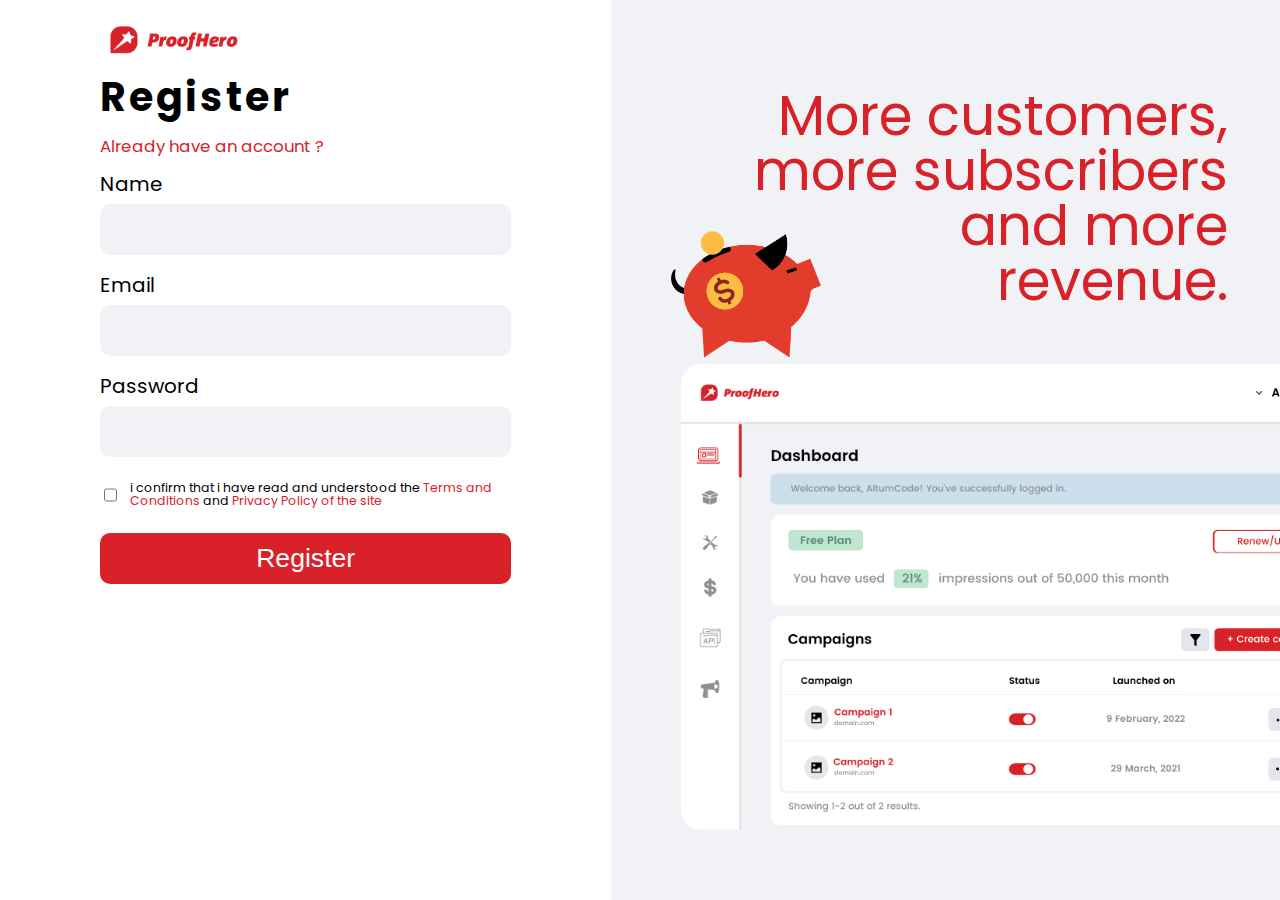
<file: register.html>
<!DOCTYPE html>
<html lang="en">
<head>
    <meta charset="UTF-8">
    <meta http-equiv="X-UA-Compatible" content="IE=edge">
    <meta name="viewport" content="width=device-width, initial-scale=1.0">
    <link rel="stylesheet" href="login-register-style/reset.css">
    <link rel="stylesheet" href="login-register-style/register.css">
    <link rel="preconnect" href="https://fonts.googleapis.com">
    <link rel="preconnect" href="https://fonts.gstatic.com" crossorigin>
    <link href="https://fonts.googleapis.com/css2?family=Poppins:wght@500&display=swap" rel="stylesheet">
    <title>ProofHero | Register</title>
    <script src="https://js.hcaptcha.com/1/api.js" async defer></script>
</head>
<body>
    <div class="seciton">
        <div class="register-section">
            <div class="register-content">
                <div class="logo">
                    <img src="img/logo.png" alt="logo">
                </div>
                <div class="register-main-content">
                    <h1 class="register-title">Register</h1>
                    <a href="login.html" class="have-account-button">Already have an account ?</a>
                    <div class="register-inputs-div">
                        <div class="name-email-password-input-div">
                            <label class="name-email-password-label">Name</label>
                            <input type="text" class="name-email-password-input">
                        </div>
                        <div class="name-email-password-input-div">
                            <label class="name-email-password-label">Email</label>
                            <input type="email" class="name-email-password-input">
                        </div>
                        <div class="name-email-password-input-div">
                            <label class="name-email-password-label">Password</label>
                            <input type="password" class="name-email-password-input">
                        </div>
                        <!-- The captcha must repair beckend developer -->
                        <div class="h-captcha" data-sitekey="your_site_key" data-size="normal"></div>
                        <div class="terms-checkbox-div">
                            <input type="checkbox" id="terms-checkbox" class="terms-checkbox">
                            <label for="terms-checkbox" class="terms-label">i confirm that i have read and understood the
                                 <span class="terms-and-codnitions">Terms and Conditions</span> and 
                                 <span class="privacy-policy">Privacy Policy of the site</span>
                            </label>
                        </div>
                        <div class="register-button-div">
                            <button class="register-button">Register</button>
                        </div>
                    </div>
                </div>
            </div>
        </div>
        <div class="commercial-section">
            <h1 class="commercial-title">More customers, <br> more subscribers <br> and more <br> revenue.</h1>
            <div class="piggy-img-div">
                <img src="img/burgundy-piggy-bank.png" alt="piggy">
            </div>
            <div class="dashboard-img-div">
                <img src="img/Dashboard 1.png" alt="">
            </div>
        </div>
    </div>
</body>
</html>
</file>
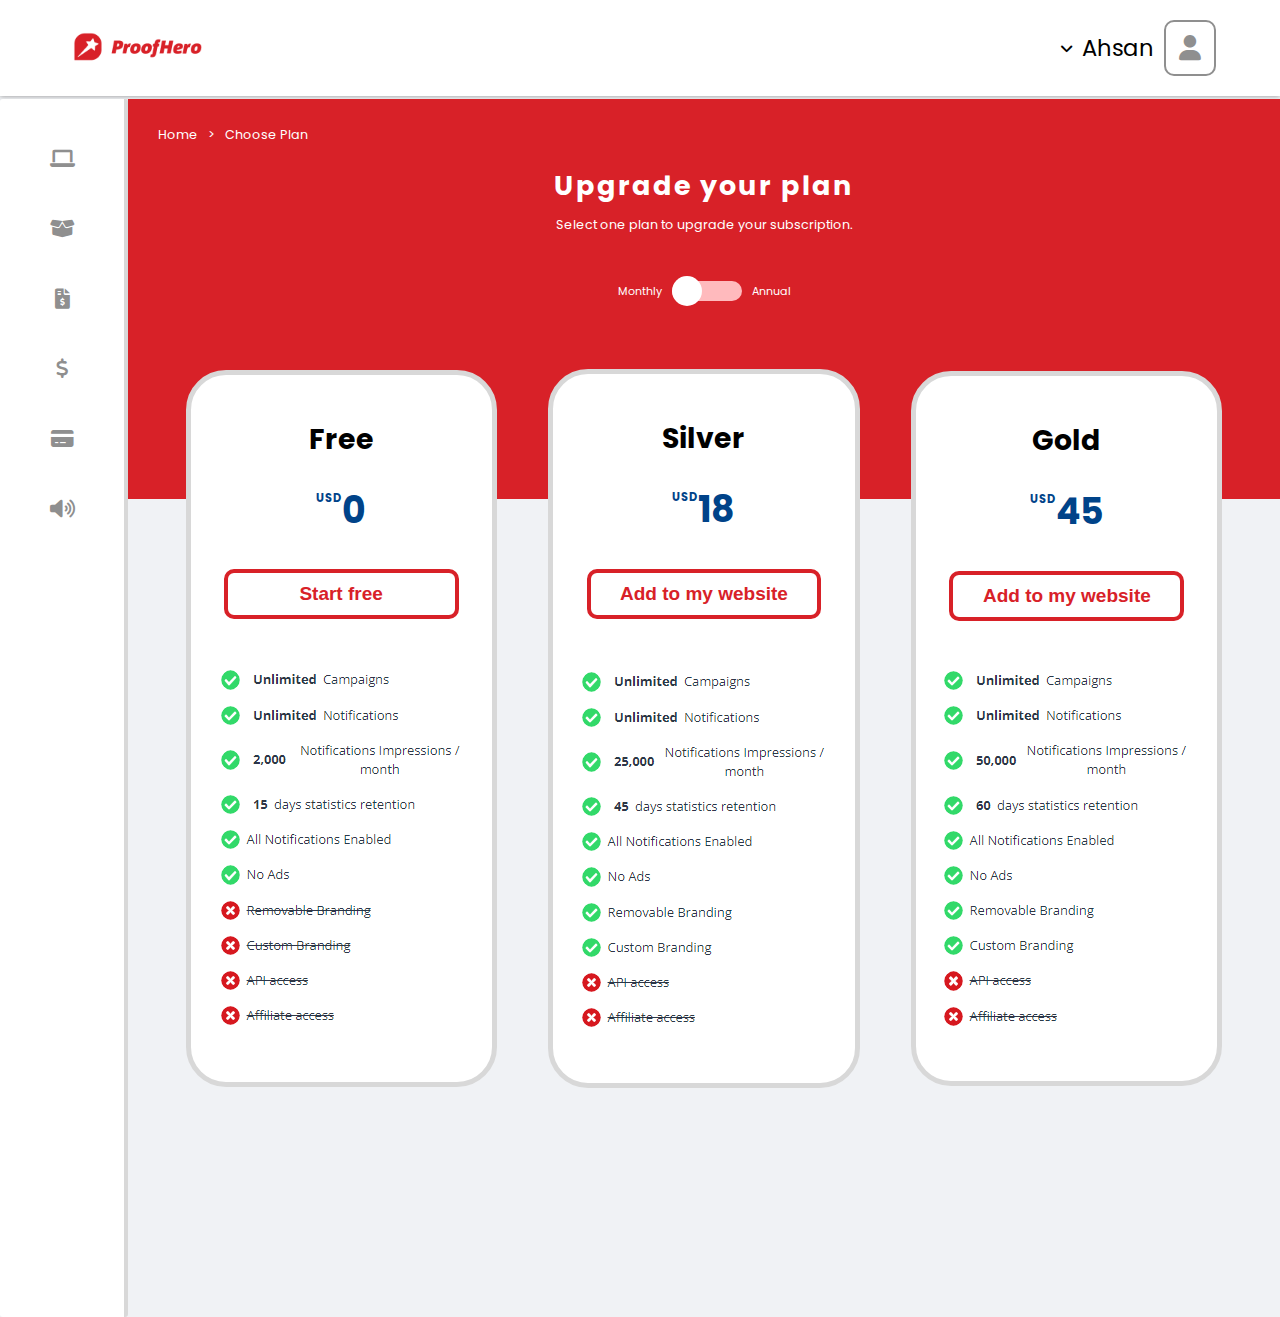
<file: upgradePlan.html>
<!DOCTYPE html>
<html lang="en">
<head>
    <meta charset="UTF-8">
    <meta http-equiv="X-UA-Compatible" content="IE=edge">
    <meta name="viewport" content="width=device-width, initial-scale=1.0">
    <link rel="stylesheet" href="style/reset.css">
    <link rel="stylesheet" href="style/main.css">
    <link rel="preconnect" href="https://fonts.googleapis.com">
    <link rel="preconnect" href="https://fonts.gstatic.com" crossorigin>
    <link href="https://fonts.googleapis.com/css2?family=Poppins:wght@500&display=swap" rel="stylesheet">
    <link rel="stylesheet" href="https://cdnjs.cloudflare.com/ajax/libs/font-awesome/6.0.0/css/all.min.css" integrity="sha512-9usAa10IRO0HhonpyAIVpjrylPvoDwiPUiKdWk5t3PyolY1cOd4DSE0Ga+ri4AuTroPR5aQvXU9xC6qOPnzFeg==" crossorigin="anonymous" referrerpolicy="no-referrer" />
    <title>ProofHero</title>
</head>
<body>
    <!-- Header -->
    <header class="header">
        <div class="header-content container">
            <a href="index.html" class="logo">
                <img src="img/logo.png" alt="logo">
            </a>
            <div class="profile">
                <p class="arrow-icon">
                    <i class="fa-solid fa-angle-down"></i>
                </p>
                <p class="user-name">
                    Ahsan
                </p>
                <p class="profile-icons">
                    <i class="fa-solid fa-user"></i>
                </p>
                <div class="hidden-property">
                    <ul class="hidden-ul">
                        <li class="hidden-li">
                            <p class="hidden-icon">
                                <i class="fa-solid fa-user"></i>
                                    Admin
                            </p>
                        </li>
                        <li class="hidden-li">
                            <p class="hidden-icon">
                                <i class="fa-solid fa-question"></i>
                                    Help Center
                            </p>
                        </li>
                        <li class="hidden-li">
                            <p class="hidden-icon">
                                <i class="fa-solid fa-moon"></i>
                                 dark mode
                            </p>
                        </li>
                        <li class="hidden-li">
                            <a href="login.html" class="hidden-icon">
                                <i class="fa-solid fa-right-from-bracket"></i>
                                    Logout
                            </a>
                        </li>
                    </ul>
                </div>
            </div>
        </div>
    </header>
    <!-- Main content -->
    <div class="content">
        <!-- Side bar menu -->
        <div class="side-bar-menu">
                <ul class="side-bar-ul">
                    <li class="side-bar-li">
                        <a href="index.html" class="leptop-icon icon">
                            <i class="fa-solid fa-laptop"></i>
                            <a href="index.html" class="icon-text">dashboard</a>
                        </a>
                    </li>
                    <li class="side-bar-li">
                        <a href="plan.html" class="box-icon icon">
                            <i class="fa-solid fa-box-open"></i>
                            <a href="plan.html" class="icon-text">Plan</a>
                        </a>
                    </li>
                    <li class="side-bar-li">
                        <a href="account.html" class="screwdriver-icon icon">
                            <i class="fa-solid fa-file-invoice-dollar"></i>
                            <a href="account.html" class="icon-text">Account</a>
                        </a>
                    </li>
                    <li class="side-bar-li">
                        <a href="payment.html" class="dollar-icon icon">
                            <i class="fa-solid fa-dollar-sign"></i>
                            <a href="payment.html" class="icon-text">Payments</a>
                        </a>
                        
                    </li>
                    <li class="side-bar-li">
                        <a href="api.html" class="credit-icon icon">
                            <i class="fa-solid fa-credit-card"></i>
                            <a href="api.html" class="icon-text">API</a>
                        </a>
                        
                    </li>
                    <li class="side-bar-li">
                        <a href="afilliate.html" class="volume-icon icon">
                            <i class="fa-solid fa-volume-high"></i>
                            <a href="afilliate.html"  class="icon-text">Affiliate</a>
                        </a>
                    </li>
                </ul>
        </div>
        <!-- Dashboard main content -->
        <div class="upgrade-main-content">
            <div class="upgrade-content">
                <div class="upgrade-header">
                    <h3 class="header-title">Home</h3>
                    <span class="arrow-right">></span>
                    <h3 class="header-title">Choose Plan</h3>
                </div>
                <div class="upgrade-content-title">
                    <h1>Upgrade your plan</h1>
                    <span class="upgrade-span">Select one plan to upgrade your subscription.</span>
                    <div class="upgrade-select">
                        <span>Monthly</span>
                        <div class="switch-button">
                            <div class="white-circle"></div>
                        </div>
                        <span>Annual</span>
                    </div>
                </div>
            </div>
            <div class="offers">
                <div class="offer-div">
                    <h1>Free</h1>
                    <div class="price-div">
                        <span class="usd">USD</span>
                        <h1 class="price">0</h1>
                    </div>
                    <button class="price-button">Start free</button>
                    <div class="img">
                        <img src="img/freeoffer.png" alt="">
                    </div>
                </div>
                <div class="offer-div">
                    <h1>Silver</h1>
                    <div class="price-div">
                        <span class="usd">USD</span>
                        <h1 class="price">18</h1>
                    </div>
                    <button class="price-button">Add to my website</button>
                    <div class="img">
                        <img src="img/starteroffer.png" alt="">
                    </div>
                </div>
                <div class="offer-div">
                    <h1>Gold</h1>
                    <div class="price-div">
                        <span class="usd">USD</span>
                        <h1 class="price">45</h1>
                    </div>
                    <button class="price-button">Add to my website</button>
                    <div class="img">
                        <img src="img/goldoffer.png" alt="">
                    </div>
                </div>
            </div>
        </div>
    </div>
</div>
        
    
<script src="js/sideBarfunc.js"></script>
<script src="js/switchBtn.js"></script>
</body>
</html>
</file>
<file: style/main.css>
body{
    font-family: "Poppins", sans-serif;
    background-color: #f0f2f5;
    position: relative;
}
.container{
    max-width: 90%;
    margin: auto;
}

/* Header */
.header{
    background-color: white;
    box-shadow: 0px 0px 5px #8f8f8f;
    margin-bottom: 3px;
}
.header-content{
    display: flex;
    justify-content: space-between;
    align-items: center;
    padding-top: 20px;
    padding-bottom: 20px;
}
/* Logo */
.logo{
    width: 150px;
}
.logo img{
    width: 100%;
}
/* Profile */
.profile{
    display: flex;
    align-items: center;
}
/* arrow icon */
.arrow-icon{
    font-size: 15px;
    margin-right: 10px;
    color: #000;
    transition: 0.3s all ease;
    z-index: 10;
    cursor: pointer;
}
.arrow-icon-toggle{
    transform: rotate(180deg);
}
/* Hamburger Menu */
.hamburger{
    display: none;
    flex-direction: column;
    width: 30px;
    position: relative;
}

.top-line,.middle-line,.bottom-line{
    width: 100%;
    height: 3px;
    background-color: #000;
    border-radius: 2px;
    transition: 0.3s all ease;
}
.middle-line{
    transform: translateY(10px) translateX(0px);
    opacity: 1;
}
.bottom-line{
    transform: translateY(20px);
}
/*hamburger menu On click actions */
.top-line-toggle{
    transform: translateY(10px) rotate(45deg);
}
.middle-line-toggle{
    transform: translateY(10px) translateX(10px);
    opacity: 0;
}
.bottom-line-toggle{
    transform: translateY(0px) rotate(-45deg);
}
/* Menu content */
.hamburger-menu-content{
    position: absolute;
    right: 0%;
    top: 9%;
    z-index: 20;
    background-color: #fff;
    width: 100%;
    height: 100%;
    display: none;
    justify-content: center;
    align-items: center;
}
.hambruger-menu-content-toggle{
    display: flex;
}
/* hidden property */
.hidden-property{
    padding: 20px;
    width: 200px;
    background-color: #fff;
    border: 5px solid #d8d8d8;
    border-radius: 20px;
    position: absolute;
    transform: translateY(120px);
    opacity: 0;
    transition: 0.3s all ease;
}
.hidden-property-toggle{
    transform: translateY(150px);
    opacity: 1;
}
/* Hidden li  */
.hidden-li{
    margin-top: 20px;
    cursor: pointer;
}
.hidden-icon{
    font-size: 15px;
    color: black;
}
/* User name */
.user-name{
    font-size: 22.6px;
    margin-right: 10px;
}
/* profile icon */
.profile-icons{
    font-size: 25px;
    color: #8f8f8f;
    padding: 13px;
    border: 2px solid #8f8f8f;
    border-radius: 10px;
}
/* Content section with side bar */
.content{
    display: flex;
    justify-content: space-between;
}
/* sidebar menu */
.side-bar-menu{
    display: flex;
    flex-direction: row;
    justify-content: center;
    position: absolute;
    left: 0%;
    height: 100%;
    width: 10%;
    background-color: white;
    border-right: 4px solid #d8d8d8;
    border-radius: 3px;
    transition: 0.3s all ease;
}
.side-bar-menu:hover{
    width: 20%;
}
.side-bar-ul{
    display: flex;
    flex-direction: column;
    align-items: center;
}
/* side-bar icons */
.side-bar-li{
    margin-top: 50px;
    display: flex;
    align-items: center;
    text-align: center;
}
.icon{
    font-size: 20px;
    color: #8f8f8f;
    display: flex;
    align-items: center;
    transition: 0.3s all ease;
    cursor: pointer;
}
.side-bar-li a:hover{
    color: #d82128;
}
.icon-text{
    font-size: 17.6px;
    font-weight: bold;
    color: #8f8f8f;
    margin-left: 30px;
    display: none;
    transition: 0.2s all ease;
    cursor: pointer;
}

/* dashboard main content */
.main-content{
    width: 85%;
    margin-top: 0%;
    height: 100%;
}
.dashboard-section{
    margin-top: 50px;
    margin-left: 70px;
}
.dashboard-title{
    font-size: 29.6px;
    font-weight: bold;
    letter-spacing: 2px;
}

/* renew update div */
.renew-update-div{
    display: flex;
    flex-direction: column;
    margin-top: 50px;
    padding: 30px;
    background-color: white;
    border-radius: 10px;
}
/* Current plan div */
.current-plan{
    display: flex;
    align-items: center;
    justify-content: space-between;
}
/* title */
.title{
    padding: 6px 20px;
    background: rgba(59, 178, 115,.4);
    border-radius: 10px;
}
.current-plan-title{
    font-size: 16px;
    font-weight: bold;
    letter-spacing: 2px;
    color: #558b6e;
}
/* renew Button */
.renew-update-button{
    padding: 7px 40px;
    background-color: transparent;
    border: 2px solid #d82128;
    border-radius: 10px;
    font-size: 18.6px;
    color: #d82128;
    cursor: pointer;
    transition: 0.3s all ease;
}
.renew-update-button:hover{
    color: white;
    background-color: #d82128;
}
/* impression stats */
.impressions-stat{
    margin-top: 30px;
}
.stat-paragraph{
    font-size: 23.6px;
    color: #8f8f8f;
}
.percent-div{
    padding: 3px 5px;
    background: rgba(59, 178, 115,.4);
    border-radius: 10px;
    color: #558b6e;
}

/* Campaing div */
.campaigns-div{
    display: flex;
    flex-direction: column;
    margin-top: 30px;
    padding: 30px;
    background-color: white;
    border-radius: 10px;
}
.campaigns-header-div{
    display: flex;
    justify-content: space-between;
    align-items: center;
}
/* title */
.campaign-title{
    font-size: 26.6px;
    font-weight: bold;
    letter-spacing: 2px;
}
/* Filter and button div */
.filter-plus-campaign-div{
    display: flex;
    align-items: center;
}
.filter-icon{
    font-size: 20px;
    padding: 15px;
    background-color: #e4e6eb;
    border-radius: 10px;
    margin-right: 10px;
    transition: 0.3s all ease;
    cursor: pointer;
}
.filter-icon:hover{
    background-color: #8f8f8f;
}
.create-campaign{
    padding: 10px 20px;
    background-color: #d82128;
    border: none;
    border-radius: 10px;
    font-size: 18.6px;
    font-weight: bold;
    color: #f0f2f5;
    cursor: pointer;
    transition: 0.3s all ease;
}
.create-campaign:hover{
    color: white;
    padding-right: 40px;
}
/* No data illustration */
.illustraion-when-data-no{
    width: 230px;
    display: flex;
    justify-content: center;
    margin: auto;
}
.illustraion-when-data-no img{
    width: 100%;
    transform: translateY(-30px);
}
.no-data-title{
    font-size: 19.3px;
    font-weight: bold;
    color: #717273;
    letter-spacing: 2px;
    display: flex;
    justify-content: center;
}
.no-data-explain-text{
    font-size: 14.3px;
    font-weight: bold;
    color: #717273;
    letter-spacing: 2px;
    display: flex;
    justify-content: center;
    margin-top: 10px;
}


/* New campaign */


/* New Div */
.new-div{
    display: none;
    flex-direction: column;
    margin-top: 30px;
    background-color: transparent;
    border-radius: 10px;
    border: 5px solid #e4e6eb;
}

/* New Campaign */
.new-campaign-titles{
    display: flex;
    justify-content: space-between;
    padding-top: 20px;
    padding-left: 40px;
    padding-bottom: 20px;
    padding-right: 10px;
    border-bottom: 1px solid #d8d8d8;
}
.new-campaign-title{
    font-size: 18px;
    font-weight: bold;
}
.div{
    display: flex;
    align-items: center;
    text-align: center;
}
.new-campaign{
    display: flex;
    justify-content: space-between;
    align-items: center;
    padding-top: 20px;
    padding-left: 20px;
    padding-bottom: 20px;
    padding-right: 10px;
    border-bottom: 1px solid #e4e6eb;
}
.title-div{
    display: flex;
    align-items: center;
}
/* Campaign icon */
.campaign-icon i{
    font-size: 25px;
    padding: 15px;
    background-color: #d8d8d8;
    border-radius: 50%;
    color: black;
}
.new-campaign-subtitle{
    font-size: 18px;
    color: #d82128;
}
.domain-title-div{
    display: flex;
    flex-direction: column;
    align-items: flex-start;
    margin-left: 10px;
}
.domain-span{
    font-size: 12px;
    color: #717273;
    margin-top: 5px;
}
.setting-icon{
    padding: 15px;
    background-color: #d8d8d8;
    font-size: 25px;
    border-radius: 10px;
}
/* Pop up  */
.pop-up{
    width: 100%;
    height: 100%;
    background-color: rgb(216, 216, 216,.6);
    position: fixed;
    top: 0%;
    left: 0%;
    display: none;
}
.popup-content{
    position: absolute;
    top: 50%;
    left: 50%;
    transform: translate(-50%,-50%);
    background-color: white;
    width: 600px;
    display: flex;
    flex-direction: column;
    padding: 30px;
    border-radius: 10px;
}

/* Pop up header */
.pop-up-header{
    display: flex;
    justify-content: space-between;
    align-items: center;
}
.name-input-div,.domain-input-div{
    display: flex;
    flex-direction: column;
}
.pop-up-title{
    font-size: 22.3px;
    font-weight: bold;
    letter-spacing: 1.5px;
}
.close-icon{
    padding: 10px;
    background-color: #ebebeb;
    border-radius: 50%;
    font-weight: bold;
    cursor: pointer;
}
.name-domain-label{
    font-size: 20.3px;
    margin-top: 30px;
    margin-bottom: 5px;
}
.name-domain-input{
    padding: 10px;
    border: none;
    border-radius: 10px;
    background-color: #f0f2f5;
    outline: none;
    font-size: 18px;
}
.info{
    margin-top: 10px;
    font-size: 13.3px;
    color: #8f8f8f;
}
.include-subdomain-div{
    display: flex;
    align-items: center;
    margin-top: 30px;
}
.select-button-background{
    width: 60px;
    height: 15px;
    border-radius: 30px;
    background-color: #717273;
    display: flex;
    align-items: center;
    margin-right: 10px;
    transition: 0.6s all ease;
}
.select-button-background-toggle{
    background-color: #d82128;
}
.select-button{
    width: 20px;
    height: 20px;
    border-radius: 50%;
    background-color: #fff;
    box-shadow: 0px 3px 15px #8f8f8f;
    transform: translateX(0px);
    transition: 0.5s all ease;
    cursor: pointer;
}
.select-button-toggle{
    transform: translateX(45px);
}
.select-button-status{
    width: 20px;
    height: 20px;
    border-radius: 50%;
    background-color: #fff;
    box-shadow: 0px 3px 15px #8f8f8f;
    transform: translateX(0px);
    transition: 0.5s all ease;
    cursor: pointer;
}
.select-button-status-toggle{
    background-color: #d82128;
}
.select-button-background-status{
    width: 60px;
    height: 15px;
    border-radius: 30px;
    background-color: #717273;
    display: flex;
    align-items: center;
    margin-right: 10px;
    transition: 0.6s all ease;
}
.domain-info{
    margin-top: 10px;
    font-size: 13.3px;
    color: #8f8f8f;
}
.create-button{
    padding: 10px 20px;
    width: 100%;
    margin-top: 30px;
    background-color: #d82128;
    border: none;
    border-radius: 10px;
    font-size: 24.6px;
    font-weight: bold;
    color: #f0f2f5;
    cursor: pointer;
    transition: 0.3s all ease;
}
.create-button:hover{
    color: white;
    background-color: #e6242a;
}


/* Options link */
.options-ul{
    display: flex;
    justify-content: space-between;

}
.options-li p{
    font-size: 19.3px;
    color: #8f8f8f;
}
.options-link{
    color: #8f8f8f;
}
.line{
    width: 100%;
    height: 3px;
    background-color: #d8d8d8;
    margin-top: 20px;
    margin-bottom: 15px;
}
.account-div{
    display: flex;
    flex-direction: column;
    margin-top: 30px;
    background-color: white;
    border-radius: 10px;
    height: 100vh;
}
.account-header-div{
    padding: 30px;
    display: flex;
    justify-content: space-between;
    align-items:flex-start;
    border-top-left-radius: 10px;
    border-top-right-radius: 10px;
    height: 50%;
    width: 100%;
    background-color: rgb(89, 165, 216,.3);
}

.plan-offer{
    width: 300px;
    height: 100%;
    justify-content: center;
    text-align: center;
    margin: auto;
    transform: translateY(-130px);
    background-color: #fff;
    border-radius: 10px;
    border: 5px solid #d8d8d8;
}
.plan-offer-title{
    background-color: #f0f2f5;
    padding: 20px;
    border-top-left-radius: 10px;
    border-top-right-radius: 10px;
    margin-bottom: 40px;
}
.plan-offer-title h1{
    font-size: 25px;
    font-weight: bold;
    color: #717273;
}


/* Upgrade Page */
.upgrade-main-content{
    width: 90%;
    display: flex;
    flex-direction: column;
    margin-left: auto;
    align-items: center;
}
.upgrade-content{
    display: flex;
    flex-direction: column;
    padding: 30px;
    background-color: #d82128;
    height: 400px;
    width: 100%;
}
.upgrade-header{
    display: flex;
    align-items: center;
}
.upgrade-content-title{
    display: flex;
    flex-direction: column;
    justify-content: center;
    margin: 0 auto;
    text-align: center;
    margin-top: 30px;
}
.upgrade-select{
    display: flex;
    align-items: center;
    justify-content: center;
    margin-top: 50px;
}
.header-title{
    font-size: 12.7px;
    color: #fff;
    margin-right: 10px;
}
.arrow-right{
    font-size: 12.7px;
    color: #fff;
    margin-right: 10px;
}
.upgrade-content-title h1{
    font-size: 27px;
    font-weight: bold;
    letter-spacing: 2px;
    color: #fff;
}
.upgrade-content-title span{
    font-size: 12.7px;
    color: #fff;
}
.upgrade-span{
    font-size: 12.7px;
    color: #fff;
    margin-top: 20px;
}
.upgrade-select span{
    font-size: 11px;
    color: #fff;
}
.switch-button{
    width: 70px;
    height: 20px;
    border-radius: 40px;
    background-color: #ffbabd;
    margin-left: 10px;
    margin-right: 10px;
    display: flex;
    align-items: center;
}
.white-circle{
    width: 30px;
    height: 30px;
    background-color: #fff;
    border-radius: 50%;
    transform: translateX(0px);
    transition: 0.3s all ease;
    cursor: pointer;
}
.white-circle-toggle{
    transform: translateX(50px);
}
/* Offer div */
.offers{
    display: flex;
    align-items: center;
    justify-content: space-between;
    width: 90%;
    margin: auto;
}
.offer-div{
    width: 30%;
    display: flex;
    flex-direction: column;
    align-items: center;
    background-color: #fff;
    padding: 50px 20px;
    transform: translateY(-130px);
    border-radius: 40px;
    border: 5px solid #d8d8d8;
    font-size: 28.3px;
    font-weight: bold;
    color: black;
    transition: 0.3s all ease;
}
.offer-div:hover{
    transform:translateY(-140px)scale(1.05);
}
.price-div{
    display: flex;
    margin-top: 40px;
}
.usd{
    font-size: 11.3px;
    font-weight: bold;
    color: #004389;
}
.price{
    font-size: 36.3px;
    font-weight: bold;
    color: #004389;
}
.price-button{
    margin-top: 40px;
    width: 90%;
    padding: 10px;
    font-size: 19px;
    color: #d82128;
    font-weight: bold;
    background-color: transparent;
    border: 4px solid #d82128;
    border-radius: 10px;
    cursor: pointer;
    transition: 0.3s all ease;
}
.price-button:hover{
    background-color: #d82128;
    color: white;
    box-shadow: 0px 0px 5px #d82128;
}
.img{
    margin-top: 50px;
}
.active-link{
    color: #d82128;
}


/* Setting page */
.setting-div{
    background-color: #fff;
    margin-top: 30px;
    border-radius: 10px;
    padding: 30px;
}

.setting-header-div h1{
    margin-bottom: 30px;
}
.setting-span{
    font-size: 16.3px;
    color: #8f8f8f;
    margin-top: 60px;
}
.setting-inputs-div{
    display: flex;
    flex-direction: column;
    padding: 20px;
    border: 5px solid #d8d8d8;
    border-radius: 10px;
    margin-top: 30px;
}
.setting-label{
    font-size: 18px;
    font-weight: bold;
    margin-bottom: 20px;
    margin-top: 15px;
}
.setting-input{
    padding: 15px;
    border: none;
    border-radius: 10px;
    background-color: #f0f2f5;
    outline: none;
    font-size: 18px;
}

/* Afilliate page */
.afilliate-plan{
    display: flex;
    flex-direction: column;
}
.afilliate-title-div{
    display: flex;
    flex-direction: column;
}
.afilliate-title{
    font-size: 28px;
    font-weight: bold;
    margin-bottom: 20px;
}
.afilliate-title-div span{
    font-size: 16px;
    color: #717273;
    margin-bottom: 40px;
}
.afilliate-link{
    padding: 10px;
    background-color: #e4e6eb;
    border-radius: 10px;
    margin-bottom: 30px;
}
.afilliate-link a{
    font-size: 18px;
    color: #000;
}
.copy-button{
    margin-top: 20px;
    padding: 20px;
    font-size: 20px;
    color: #fff;
    font-weight: bold;
    background-color: #d82128;
    border: none;
    border-radius: 10px;
    cursor: pointer;
    transition: 0.3s all ease;
}
.copy-button:hover{
    background-color: #e9252c;
    box-shadow: 0px 0px 5px #d82128;
}
.referall-settings{
    display: flex;
    justify-content: space-between;
}
.statistic-div{
    background-color: #fff;
    margin-top: 30px;
    border-radius: 10px;
}
.statistic-header-div{
    padding: 30px;
}
.line2{
    height: 3px;
    width: 100%;
    background-color: #d8d8d8;
}
.referall-stats{
    padding: 30px;
    width: 25%;
    border-right: 3px solid #d8d8d8;
    text-align: start;
}
.referall-stats:last-child{
    border: none;
}
.stat-title{
    font-size: 18.3px;
    color: #717273;
    margin-bottom: 30px;
}
.stat-numbers{
    font-size: 32.3px;
    font-weight: bold;
    color: #004389;
}

/* Withdraw section */
.withdraw-section{
    display: flex;
    flex-direction: column;
    padding: 30px;
    background-color: #fff;
    border-radius: 10px;
    margin-top: 30px;
}
.withdraw-title-div{
    display: flex;
    justify-content: space-between;
}
.main-title h1{
    margin-bottom: 10px;
}
.main-title span{
    font-size: 16px;
    color: #717273;
}
.withdraw-title-div p{
    font-size: 19px;
    color: #d82128;
}
.currency-input{
    margin-top: 20px;
    display: flex;
    justify-content: space-between;
    align-items: center;
}
.currency-input input{
    width: 100%;
    padding: 15px;
    border: none;
    border-top-left-radius: 10px;
    border-bottom-left-radius: 10px;
    background-color: #f0f2f5;
    outline: none;
    font-size: 18px;
}
.currency-input label{
    padding: 10px;
    font-size: 32.3px;
    font-weight: bold;
    color: #004389;
    background-color: #d8d8d8;
    border-top-right-radius: 10px;
    border-bottom-right-radius: 10px;
}
.submit{
    margin-top: 20px;
    padding: 20px;
    font-size: 20px;
    color: #d82128;
    background-color: #fff;
    border: 5px solid #d82128;
    border-radius: 10px;
    cursor: pointer;
    transition: 0.3s all ease;
}
.submit:hover{
    background-color: #d82128;
    color: #fff;
}


/* New campaign page */
.campaign-page-title{
    font-size: 15px;
    color: #717273;
}
.campaign-page-title span{
    color: black;
    font-weight: bold;
}
.campaign-info{
    display: flex;
    justify-content: space-between;
    align-items: center;
    padding: 20px;
}
.campaign-info-title{
    display: flex;
    align-items: center;
}
.select-and-more{
    display: flex;
    align-items: center;
}
.image-icon{
    padding: 20px;
    background-color: #d8d8d8;
    font-size: 30px;
    border-radius: 50%;
}
.campaign-flex-title{
    margin-left: 20px;
}
.campaign-flex-title h1{
    font-size: 28px;
    font-weight: bold;
    margin-bottom: 10px;
}
.campaign-flex-title span{
    font-size: 14px;
    color: #8f8f8f;
}
.notification-statistic{
    display: flex;
}
.notification-icon,.statistic-icon{
    display: flex;
    justify-content: center;
    width: 50%;
    padding: 10px 20px;
}
.notification-icon{
    border-bottom: 5px solid #d82128;
    border-radius: 5px;
}
.notification-stat-icon{
    font-size: 20px;
    font-weight: bold;
}
.domain-title{
    font-size: 18.6px;
    color: #8f8f8f;
    margin-top: 10px;
}
/* Info box section */
.info-box-section{
    display: flex;
    flex: 1 1 150px;
    justify-content: center;
    margin-top: 50px;
    flex-wrap: wrap;
}
.info-box{
    display: flex;
    flex-direction: column;
    align-items: center;
    justify-content: center;
    width: 20%;
    background-color: transparent;
    border:5px solid #e4e6eb;
    border-radius: 10px;
    margin-right: 30px;
    margin-bottom: 20px;
    padding: 50px 30px;
    transition: 0.3s all ease;
}
.info-box:hover{
    border: 5px solid #d82128;
}
.info-icon{
    font-size: 30px;
    color:black;
    margin-bottom: 10px;
}

.info-title{
    font-size: 18px;
    font-weight: bold;
    margin-bottom: 10px;
    color: black;
}
.info-span{
    font-size: 9.6px;
    font-weight: bold;
    text-align: center;
    color: black;
}

.international{
    margin-left: 50px;
}


/* Preview */
.preview-div{
    display: flex;
    flex-direction: column;
    margin-top: 50px;
    border: 5px solid #d8d8d8;
    border-radius: 10px;
    background-color: #fff;
}
.preview-header-div{
    display: flex;
    justify-content: space-between;
    align-items: center;
    background-color: #ebebeb;
    border-top-left-radius: 5px;
    border-top-right-radius: 5px;
}
.sale-title{
    display: flex;
    flex-direction: column;
    font-size: 28.3px;
    font-weight: bold;
    color: #8f8f8f;
    padding: 30px;
}
.sale-title-span{
    font-size: 15px;
    margin-top: 20px;
}
.sale-div{
    display: flex;
    align-items: center;
    background-color: #fff;
    padding: 20px;
    margin-right: 20px;
    border-radius: 10px;
    border: 4px solid #d8d8d8;
}
.sale-bag-icon{
    font-size: 40px;
    margin-right: 10px;
}
.sale-text{
    display: flex;
    flex-direction: column;
}
.sale-h3{
    font-size: 13px;
    font-weight: bold;
}
.preview-inputs-div{
    display: flex;
    flex-direction: column;
    padding: 30px;
}
.input-text{
    font-size: 13px;
    font-weight: bold;
    color: #8f8f8f;
    margin-top: 30px;
}



@media ( max-width : 950px){
    .afilliate-link a{
        font-size: 15px;
    }
    .illustraion-when-data-no{
        width: 140px;
    }
    .illustraion-when-data-no img{
        transform: translateY(-5px);
    }
    .price-button{
        width: 100%;
        font-size: 13px;
    }
    .img{
        width: 180px;
    }
    .img img{
        width: 100%;
    }
    .campaign-title{
        font-size: 23px;
    }
    .create-campaign{
        font-size: 15px;
    }
    .info-box{
        width: 25%;
    }
    .side-bar-li p{
        font-size: 25px;
    }
    .icon-text {
        font-size: 15px;
    }
}
@media ( max-width : 850px){
    .main-content{
        width: 90%;
    }
    .options-li p {
        font-size: 15px;
    }
    .main-title span {
        font-size: 10px;
    }
    .withdraw-title-div p{
        font-size: 15px;
    }
    .hidden-property{
        width: 160px;
    }
}
@media ( max-width : 650px){
    .hamburger{
        display: flex;
    }
    .container{
        width: 100%;
        margin: auto;
    }
    .header{
        margin-bottom: 1px;
        border: 0px 0px 3px grey;
    }
    .side-bar-menu{
        height: 7%;
        width: 100%;
        border: none;
        box-shadow: 0px 5px 10px #d8d8d8;
    }
    .side-bar-li{
        margin-top: 0px;
    }
    .side-bar-ul{
        align-items: center;
        justify-content: space-evenly;
        flex-direction: row;
        width: 90%;
    }
    .main-content{
        margin-top: 10%;
    }
    .dashboard-section{
        margin-left: 0;
    }
    .stat-paragraph{
        font-size: 16px;
    }
    .no-data-explain-text {
    font-size: 10px;
    }
    .illustraion-when-data-no{
        width: 100px;
    }
    .afilliate-title-div span{
        font-size: 10px;
    }
    .afilliate-link{
        overflow: hidden;
    }
    .afilliate-link a{
        font-size: 12px;
    }
    .referall-stats{
        padding: 0%;
        text-align: center;
    }
    .stat-title{
        font-size: 14px;
    }
    .stat-numbers{
        font-size: 19px;
    }
    .copy-button,.submit{
        padding: 15px;
    }
    .upgrade-main-content{
        width: 100%;
        margin-left: 0%;
        margin-top: 20%;
    }
    .img{
        width: 120px;
    }
    .price-button{
        font-size: 10px;
    }
    .side-bar-menu:hover{
        width: 100%;
    }
    .date{
        display: none;
    }
    .div{
        width: 280px;
    }
    .new-campaign-title:nth-child(3){
        display: none;
    }
    .new-campaign-title:nth-child(4){
        display: none;
    }
    .new-campaign-title:nth-child(1){
        width: 180px;
    }
    .campaign-title{
        font-size: 18px;
    }
    .create-campaign{
        font-size: 10px;
    }
    .info-box{
        width: 44%;
    }
    .icon-text{
        display: none;
    }
    .div{
        width: 180px;
    }
    .renew-update-button{
        width: 100%;
        text-align: center;
        margin-top: 20px;
    }
    .current-plan{
        flex-direction: column;
    }
    .title{
        width: 100%;
        text-align: center;
    }
    .campaigns-header-div{
        flex-direction: column;
    }
    .campaign-title{
        margin-right: auto;
    }
    .filter-plus-campaign-div{
        flex-direction: row-reverse;
        width: 100%;
        margin-top: 10px;
    }
    .create-campaign{
        width: 100%;
        font-size: 15px;
    }
    .filter-icon{
        font-size: 10px;
        padding: 15px;
    }
    .if-no-data{
        margin-top: 20px;
    }
    .popup-content{
        width: 90%;
    }
    .campaign-icon i {
        font-size: 20px;
        padding: 10px;
    }
    .new-campaign-subtitle {
        font-size: 13px;
    }
    .new-campaign-titles{
        padding-left: 20px;
        padding-right: 73px;
    }
    .select-button-background-status{
        width: 40px;
        margin-right: 20px;
    }
    .image-icon{
        padding: 10px;
    }
    .campaign-flex-title h1{
        font-size: 15px;
    }
    .notification-stat-icon{
        display: flex;
        flex-direction: column;
        text-align: center;
    }
    .options-li p{
        font-size: 9px;
        text-align: center;
    }
    .title{
        margin-top: 10px;
    }
    .copy-button{
        padding: 7px;
        font-size: 15px;
    }
    .stat-title {
        font-size: 10px;
    }
    .currency-input input{
        padding: 10px;
    }
    .currency-input label{
        font-size: 20px;
    }
    .submit{
        padding: 10px;
    }
    .referall-stats{
        margin-top: 5px;
    }
    .offers{
        flex-wrap: wrap;
    }
    .offer-div{
        width: 100%;
    }
    .profile{
        display: none;
    }
}
</file>
<file: login-register-style/main.css>
body{
    font-family: "Poppins",sans-serif;
    background-color: #f0f2f5;
}
/* Container */
.container{
    max-width: 60%;
    margin: auto;
}
/* background red rectangle */
.background-red-box{
    width: 100%;
    height: 40%;
    background-color: #d82128;
    position: absolute;
    z-index: -1;
}
/* Logo */
.logo{
    display: flex;
    justify-content: center;
    margin: auto;
    padding-top: 50px;
    width: 200px;
}
.logo img{
    width: 100%;
}
/* Login main content*/
.login-main-content{
    display: flex;
    margin: auto;
    margin-top: 25px;
    flex-direction: column;
    padding: 50px;
    background-color: #fff;
    border-radius: 10px;
    width: 600px;
}
/* login title */
.login-title{
    font-size: 43.3px;
    font-weight: bold;
    color: black;
    letter-spacing: 5px;
    margin-bottom: 25px;
}
/* register suggestion */
.register-suggestion{
    font-size: 16.3;
    color: black;
}
.register-button{
    font-size: 16.3px;
    color: #d82128;
    cursor: pointer;
}
/* Inputs section */
.inputs{
    margin-top: 15px;
}
/* Email-password inputs div */
.email-input-div,.password-input-div{
    display: flex;
    flex-direction: column;
}
/* email and password label */
.email-password-label{
    display: flex;
    justify-content: space-between;
    font-size: 21.8px;
    color: black;
    margin-bottom: 15px;
    margin-top: 25px;
}
/* email and password inputs */
.email-password-input{
    padding: 20px;
    border: none;
    border-radius: 10px;
    background-color: #f0f2f5;
    outline: none;
    font-size: 18px;
}
/* lost passowrd  button*/
.lost-password-button{
    font-size: 15.3px;
    color: #d82128;
    cursor: pointer;
}
/* checkbox div */
.checkbox-input{
    margin-top: 25px;
}
/* checkbox input */
.checkbox-input{
    width: 15px;
    height: 15px;
}
/* checkbox label */
.checkbox-label{
    font-size: 15.8px;
    color: black;
    margin-left: 5px;
    cursor: pointer;
}
/* login button div*/
.login-button-div{
    display: flex;
    justify-content: center;
}
/* login button */
.login-button{
    width: 100%;
    padding: 10px;
    border: none;
    border-radius: 10px;
    background-color: #d82128;
    color: white;
    font-size: 26.6px;
    margin-top: 25px;
    cursor: pointer;
}
/* Resend activation button */
.resend-activation-button{
    display: flex;
    justify-content: center;
    font-size: 15.3px;
    color: #717271;
    margin-top: 15px;
    cursor: pointer;
}


@media( max-width : 500px){
    .login-main-content{
        width: 100%;
        padding: 30px;
    }
    .email-password-input{
        padding: 15px;
        font-size: 10px;
    }
    .lost-password-button{
        font-size: 11px;
    }
    .login-button{
        padding: 5px;
        font-size: 20px;
    }
}
</file>
<file: login-register-style/register.css>
body{
    font-family: "Poppins",sans-serif;
    background-color: #f0f2f5;
    overflow-x: hidden;
}
/* Container */
.container{
    max-width: 60%;
    margin: auto;
}
/* Main section */
.seciton{
    display: flex;
    justify-content: space-between;
    height: 100vh;
}
/* register section */
.register-section{
    height: 100%;
    width: 50%;
    background-color: #fff;
}
/* register-content */
.register-content{
    padding: 25px 100px;
}
/* logo */
.logo{
    width: 150px;
}
.logo img{
    width: 100%;
}

/* register main content */
.register-main-content{
    display: flex;
    flex-direction: column;
}
/* register title */
.register-title{
    font-size: 39.6px;
    font-weight: bold;
    letter-spacing: 3px;
    margin-top: 20px;
}
/* already have account button */
.have-account-button{
    font-size: 16.7px;
    color: #d82128;
    margin-top: 20px;
}
/* Inputs div */
.name-email-password-input-div{
    display: flex;
    flex-direction: column;
}
/* Labels */
.name-email-password-label{
    margin-top: 20px;
    margin-bottom: 10px;
    font-size: 20px;
    color: black;
}
/* Inputs */
.name-email-password-input{
    padding: 15px;
    border: none;
    border-radius: 10px;
    background-color: #f0f2f5;
    outline: none;
    font-size: 18px;
}
/* Captcha */
.h-captcha{
    display: flex;
    justify-content: center;
    margin-top: 10px;
}
/* terms checkbox div */
.terms-checkbox-div{
    margin-top: 15px;
    display: flex;
}
/* terms checkbox */
.terms-checkbox{
    width: 20px;
    height: 20px;
}
/* terms label */
.terms-label{
    font-size: 12.4px;
    color: black;
    margin-left: 10px;
}
/* terms span elemetns wich is red color  */
.terms-and-codnitions,.privacy-policy{
    color: #d82128;
}
/* register button div */
.register-button-div{
    display: flex;
    justify-content: center;
}
/* register button */
.register-button{
    width: 100%;
    padding: 10px;
    border: none;
    border-radius: 10px;
    background-color: #d82128;
    color: white;
    font-size: 26.6px;
    margin-top: 25px;
    cursor: pointer;
}
/* Commercial section */
.commercial-section{
    display: flex;
    flex-direction: column;
    overflow: hidden;
}
/* commercial title */
.commercial-title{
    display: flex;
    justify-content: end;
    text-align: end;
    font-size: 55px;
    color: #d82128;
    position: absolute;
    transform: translate(30%,40%);
}
/* piggy image */
.piggy-img-div{
    width: 150px;
    transform: translate(40%,180%);
}
.piggy-img-div img{
    width: 100%;
}
/* dashboard image */
.dashboard-img-div{
    width: 700px;
    transform: translate(10%,50%);
}
.dashboard-img-div img{
    width: 100%;
    border-radius: 20px;
}

@media (max-width:500px){
    .register-section{
        width: 100%;
    }
    .commercial-section{
        display: none;
    }
    .register-content{
        padding: 25px 42px;
    }
}
</file>
